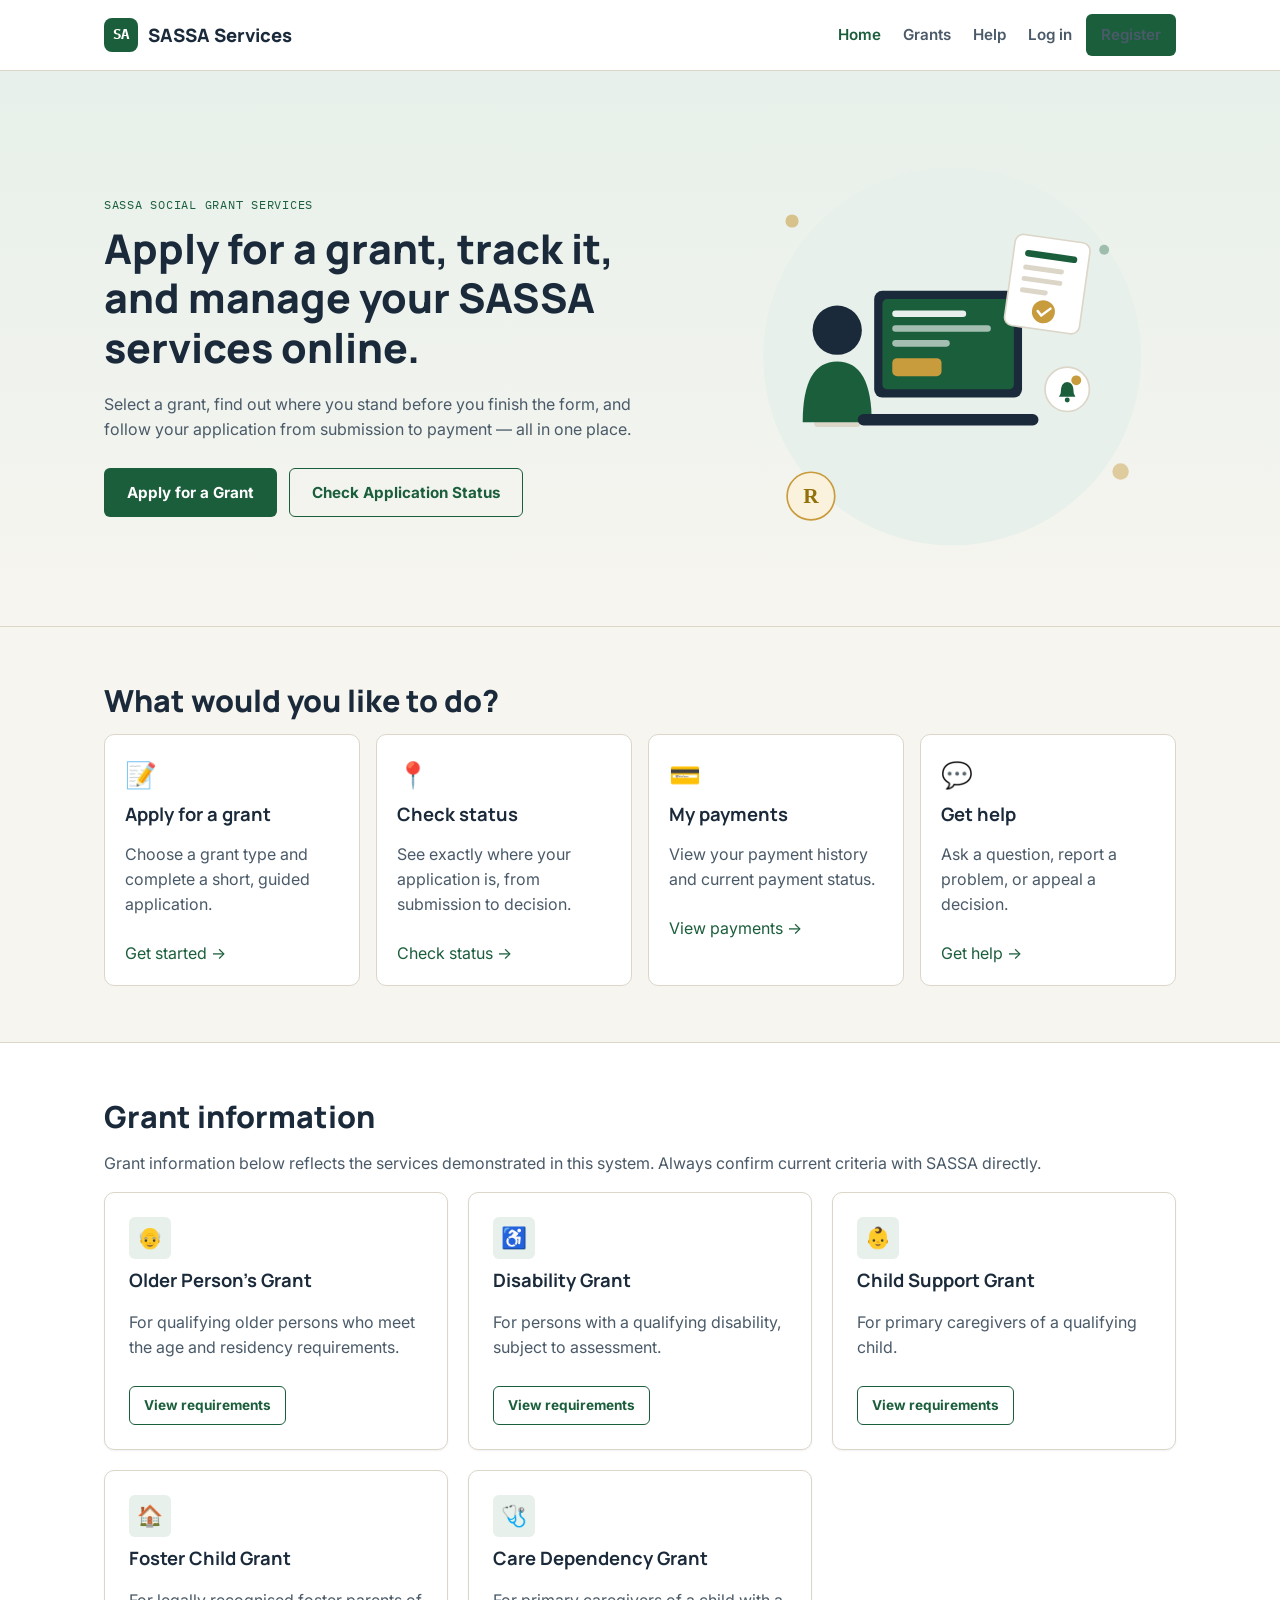
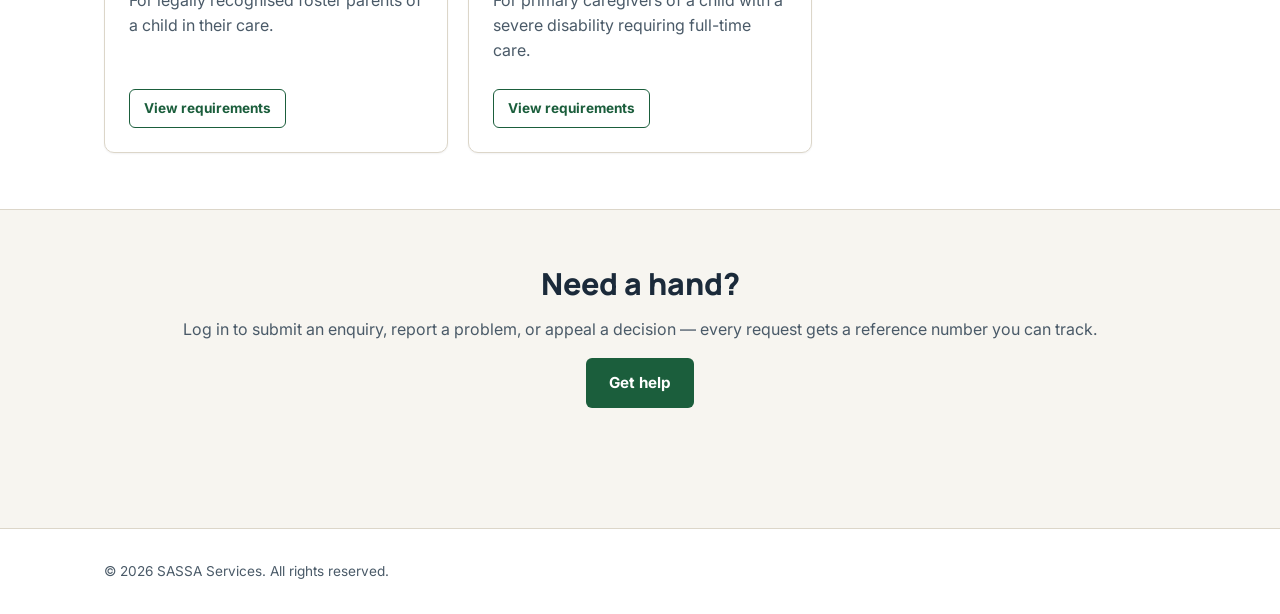
<file: index.html>
<!DOCTYPE html>
<html lang="en">
<head>
<meta charset="UTF-8" />
<meta name="viewport" content="width=device-width, initial-scale=1.0" />
<title>SASSA Social Grant Services</title>
<link rel="preconnect" href="https://fonts.googleapis.com">
<link href="https://fonts.googleapis.com/css2?family=Manrope:wght@700;800&family=Inter:wght@400;500;600;700&family=IBM+Plex+Mono:wght@500;700&display=swap" rel="stylesheet">
<link rel="stylesheet" href="css/styles.css" />
</head>
<body>

<header class="site-header">
  <nav class="nav">
    <a class="nav-brand" href="index.html">
      <span class="brand-mark">SA</span>
      <span>SASSA Services</span>
    </a>
    <button class="nav-toggle" data-nav-toggle aria-label="Open menu" aria-expanded="false">
      <span></span><span></span><span></span>
    </button>
    <ul class="nav-links" data-nav-links>
      <li><a href="index.html" class="active">Home</a></li>
      <li><a href="index.html#grants">Grants</a></li>
      <li><a href="index.html#help">Help</a></li>
      <li data-nav-guest style="display:flex; gap:14px; align-items:center;">
        <a href="login.html">Log in</a>
        <a href="register.html" class="btn btn-primary btn-sm">Register</a>
      </li>
      <li data-nav-member style="display:none; gap:14px; align-items:center;">
        <a href="dashboard.html">Dashboard</a>
        <a href="#" data-logout class="btn btn-outline btn-sm">Log out</a>
      </li>
    </ul>
  </nav>
</header>

<section class="hero">
  <div class="container hero-grid">
    <div class="hero-inner">
      <span class="eyebrow">SASSA Social Grant Services</span>
      <h1>Apply for a grant, track it, and manage your SASSA services online.</h1>
      <p>Select a grant, find out where you stand before you finish the form, and follow your application from submission to payment — all in one place.</p>
      <div class="hero-actions">
        <a href="register.html" class="btn btn-primary">Apply for a Grant</a>
        <a href="login.html" class="btn btn-outline">Check Application Status</a>
      </div>
    </div>
    <div class="hero-media">
      <img src="assets/hero-illustration.svg" alt="Illustration of a person applying for a grant online, with a verified document, notification and payment icons" />
    </div>
  </div>
</section>

<section class="section">
  <div class="container">
    <h2>What would you like to do?</h2>
    <div class="action-row">
      <div class="action-tile">
        <span class="icon">📝</span>
        <h3>Apply for a grant</h3>
        <p>Choose a grant type and complete a short, guided application.</p>
        <a href="register.html">Get started →</a>
      </div>
      <div class="action-tile">
        <span class="icon">📍</span>
        <h3>Check status</h3>
        <p>See exactly where your application is, from submission to decision.</p>
        <a href="login.html">Check status →</a>
      </div>
      <div class="action-tile">
        <span class="icon">💳</span>
        <h3>My payments</h3>
        <p>View your payment history and current payment status.</p>
        <a href="login.html">View payments →</a>
      </div>
      <div class="action-tile">
        <span class="icon">💬</span>
        <h3>Get help</h3>
        <p>Ask a question, report a problem, or appeal a decision.</p>
        <a href="login.html">Get help →</a>
      </div>
    </div>
  </div>
</section>

<section class="section" id="grants" style="background:var(--color-surface); border-top:1px solid var(--color-border); border-bottom:1px solid var(--color-border);">
  <div class="container">
    <h2>Grant information</h2>
    <p>Grant information below reflects the services demonstrated in this system. Always confirm current criteria with SASSA directly.</p>
    <div class="grid grid-3">
      <div class="card grant-card">
        <div class="grant-icon">👴</div>
        <h3>Older Person's Grant</h3>
        <p>For qualifying older persons who meet the age and residency requirements.</p>
        <a href="register.html" class="btn btn-outline btn-sm">View requirements</a>
      </div>
      <div class="card grant-card">
        <div class="grant-icon">♿</div>
        <h3>Disability Grant</h3>
        <p>For persons with a qualifying disability, subject to assessment.</p>
        <a href="register.html" class="btn btn-outline btn-sm">View requirements</a>
      </div>
      <div class="card grant-card">
        <div class="grant-icon">👶</div>
        <h3>Child Support Grant</h3>
        <p>For primary caregivers of a qualifying child.</p>
        <a href="register.html" class="btn btn-outline btn-sm">View requirements</a>
      </div>
      <div class="card grant-card">
        <div class="grant-icon">🏠</div>
        <h3>Foster Child Grant</h3>
        <p>For legally recognised foster parents of a child in their care.</p>
        <a href="register.html" class="btn btn-outline btn-sm">View requirements</a>
      </div>
      <div class="card grant-card">
        <div class="grant-icon">🩺</div>
        <h3>Care Dependency Grant</h3>
        <p>For primary caregivers of a child with a severe disability requiring full-time care.</p>
        <a href="register.html" class="btn btn-outline btn-sm">View requirements</a>
      </div>
    </div>
  </div>
</section>

<section class="section" id="help">
  <div class="container text-center">
    <h2>Need a hand?</h2>
    <p>Log in to submit an enquiry, report a problem, or appeal a decision — every request gets a reference number you can track.</p>
    <a href="login.html" class="btn btn-primary">Get help</a>
  </div>
</section>

<footer class="site-footer">
  <div class="container footer-inner">
      <span>© 2026 SASSA Services. All rights reserved.</span>
    </div>
</footer>

<script type="module" src="js/nav.js"></script>
</body>
</html>
</file>
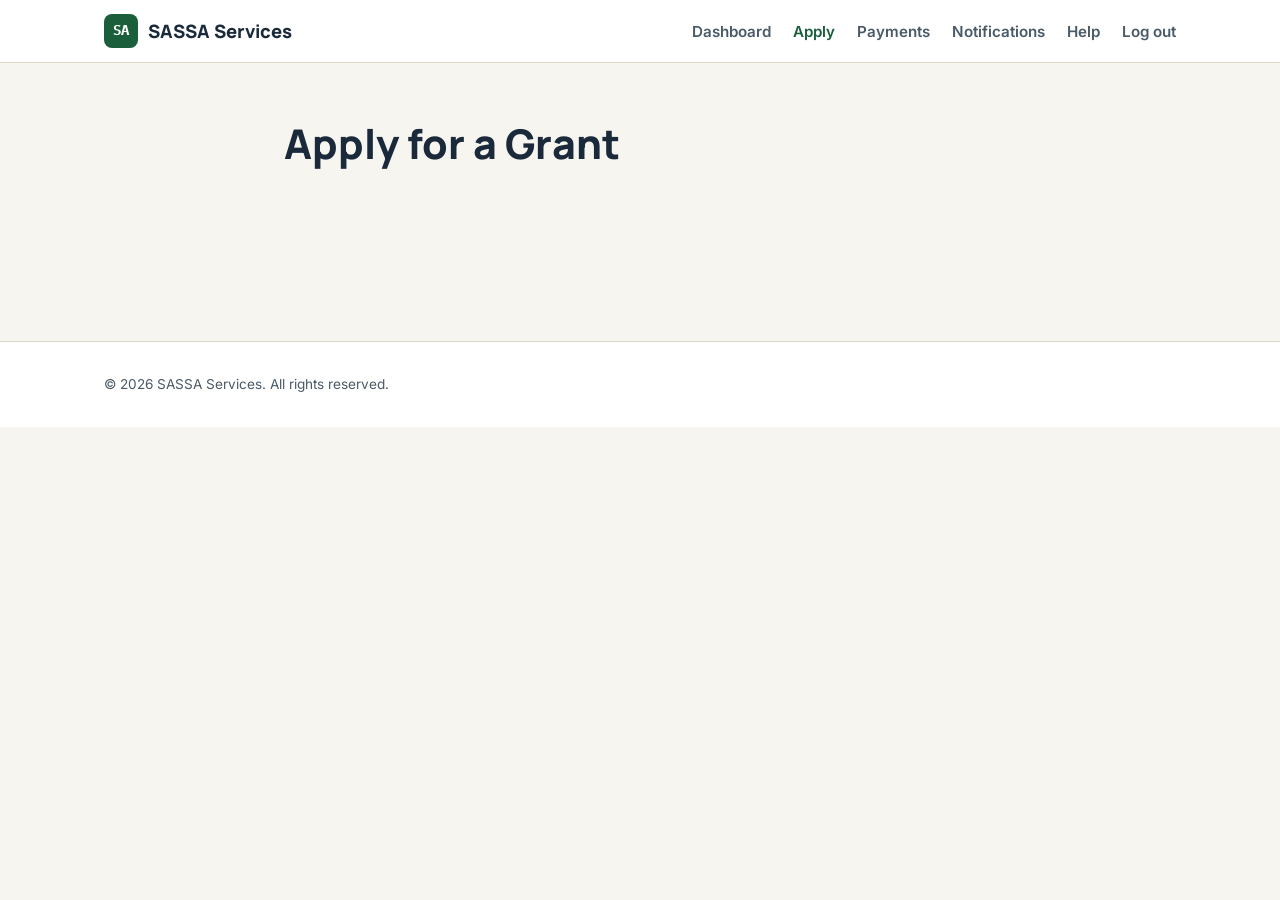
<file: apply.html>
<!DOCTYPE html>
<html lang="en">
<head>
<meta charset="UTF-8" />
<meta name="viewport" content="width=device-width, initial-scale=1.0" />
<title>Apply for a Grant — SASSA Services</title>
<link rel="preconnect" href="https://fonts.googleapis.com">
<link href="https://fonts.googleapis.com/css2?family=Manrope:wght@700;800&family=Inter:wght@400;500;600;700&family=IBM+Plex+Mono:wght@500;700&display=swap" rel="stylesheet">
<link rel="stylesheet" href="css/styles.css" />
</head>
<body>

<header class="site-header">
  <nav class="nav">
    <a class="nav-brand" href="index.html">
      <span class="brand-mark">SA</span>
      <span>SASSA Services</span>
    </a>
    <button class="nav-toggle" data-nav-toggle aria-label="Open menu" aria-expanded="false">
      <span></span><span></span><span></span>
    </button>
    <ul class="nav-links" data-nav-links>
      <li><a href="dashboard.html">Dashboard</a></li>
      <li><a href="apply.html" class="active">Apply</a></li>
      <li><a href="payments.html">Payments</a></li>
      <li><a href="notifications.html">Notifications</a></li>
      <li><a href="help.html">Help</a></li>
      <li><a href="#" data-logout>Log out</a></li>
    </ul>
  </nav>
</header>

<section class="section">
  <div class="container" style="max-width: 760px;">

    <div id="wizard-container">
      <h1>Apply for a Grant</h1>
      <ol class="stepper" id="stepper"></ol>

      <!-- Step 1: Personal information -->
      <div class="wizard-step" data-step="1">
        <div class="card">
          <h2>Personal information</h2>
          <p>Confirm the details we'll use for your application.</p>
          <div id="personal-error" class="form-message" role="alert"></div>
          <div id="personal-summary"></div>
        </div>
        <div class="wizard-nav">
          <span></span>
          <button class="btn btn-primary" data-next="2">Next</button>
        </div>
      </div>

      <!-- Step 2: Grant selection -->
      <div class="wizard-step" data-step="2">
        <div class="card">
          <h2>Select a grant</h2>
          <p>Choose the grant you'd like to apply for.</p>
          <div id="grant-error" class="form-message" role="alert"></div>
          <div class="grant-select-list" id="grant-list"></div>
        </div>
        <div class="wizard-nav">
          <button class="btn btn-ghost" data-back="1">Back</button>
          <button class="btn btn-primary" data-next="3">Next: Run initial check</button>
        </div>
      </div>

      <!-- Step 3: Screening -->
      <div class="wizard-step" data-step="3">
        <div class="card">
          <h2>Initial eligibility check</h2>
          <p>This is an automated check based on the information provided. A final decision is always made by an administrator.</p>
          <div id="quick-check-fields"></div>
          <button id="run-screening-btn" class="btn btn-primary">Run initial check</button>
          <div id="screening-result" style="margin-top:16px;"></div>
        </div>
        <div class="wizard-nav">
          <button class="btn btn-ghost" data-back="2">Back</button>
          <span style="display:flex; gap:10px;">
            <button id="screening-choose-another-btn" class="btn btn-outline" style="display:none;">Choose another grant</button>
            <button id="screening-continue-btn" class="btn btn-primary" style="display:none;">Continue</button>
          </span>
        </div>
      </div>

      <!-- Step 4: Additional information -->
      <div class="wizard-step" data-step="4">
        <div class="card">
          <h2>Additional information</h2>
          <p>Only the details relevant to your selected grant are shown here.</p>
          <div id="details-error" class="form-message" role="alert"></div>
          <div id="details-fields"></div>
        </div>
        <div class="wizard-nav">
          <button class="btn btn-ghost" data-back="3">Back</button>
          <button class="btn btn-primary" data-next="5">Next: Documents</button>
        </div>
      </div>

      <!-- Step 5: Documents -->
      <div class="wizard-step" data-step="5">
        <div class="card">
          <h2>Supporting documents</h2>
          <p>Upload the documents below. Accepted file types: PDF, JPG or PNG.</p>
          <div id="documents-error" class="form-message" role="alert"></div>
          <div class="doc-checklist" id="doc-checklist"></div>
        </div>
        <div class="wizard-nav">
          <button class="btn btn-ghost" data-back="4">Back</button>
          <button class="btn btn-primary" data-next="6">Next: Review</button>
        </div>
      </div>

      <!-- Step 6: Review -->
      <div class="wizard-step" data-step="6">
        <div class="card">
          <h2>Review your application</h2>
          <p>Check everything below before submitting.</p>
          <div id="review-error" class="form-message" role="alert"></div>
          <div id="review-summary"></div>
        </div>
        <div class="wizard-nav">
          <button class="btn btn-ghost" data-back="5">Back</button>
          <button id="submit-application-btn" class="btn btn-primary">Submit Application</button>
        </div>
      </div>
    </div>

    <div id="confirmation" style="display:none;"></div>

  </div>
</section>

<footer class="site-footer">
  <div class="container footer-inner">
      <span>© 2026 SASSA Services. All rights reserved.</span>
    </div>
</footer>

<script type="module" src="js/nav.js"></script>
<script type="module" src="js/apply.js"></script>
</body>
</html>
</file>
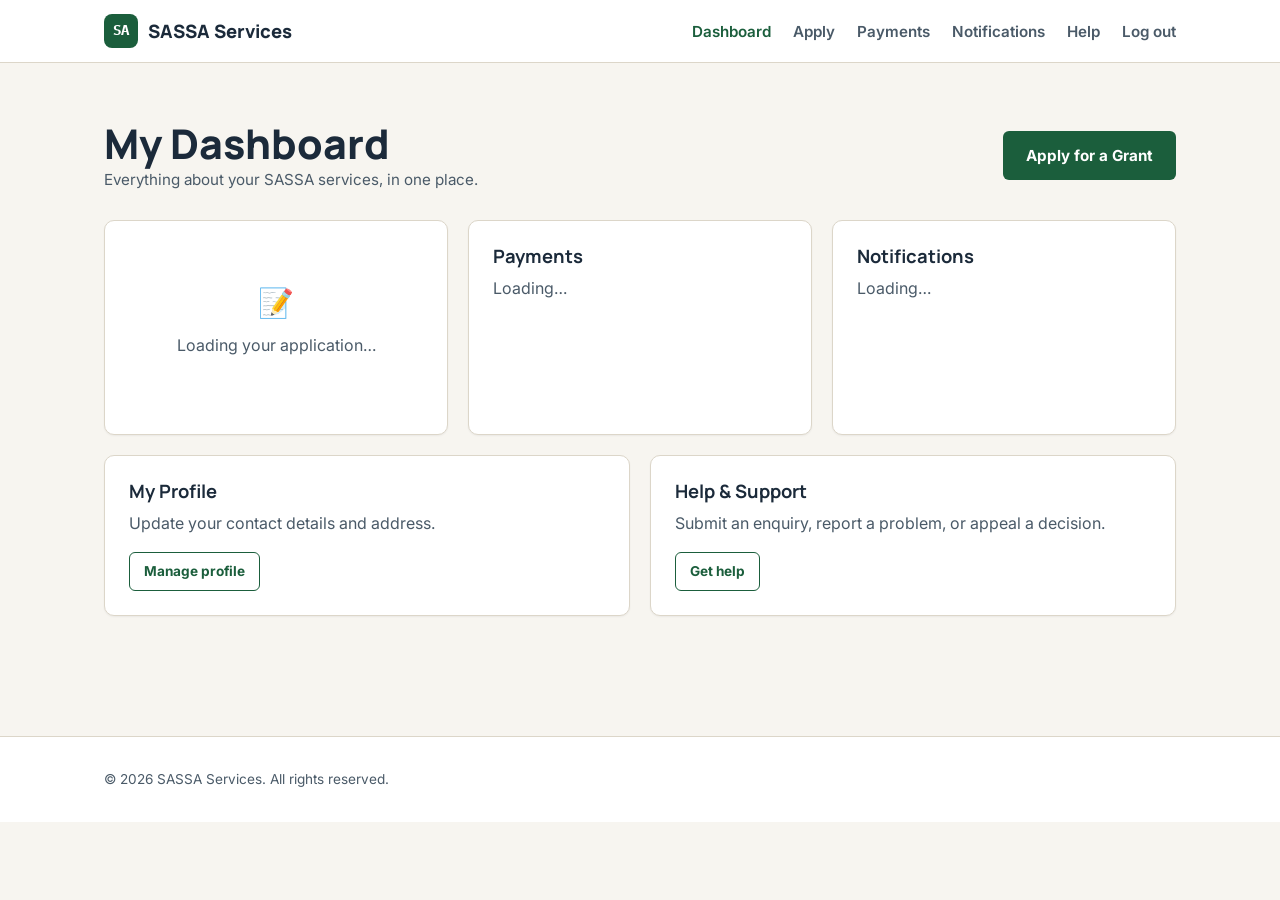
<file: dashboard.html>
<!DOCTYPE html>
<html lang="en">
<head>
<meta charset="UTF-8" />
<meta name="viewport" content="width=device-width, initial-scale=1.0" />
<title>My Dashboard — SASSA Services</title>
<link rel="preconnect" href="https://fonts.googleapis.com">
<link href="https://fonts.googleapis.com/css2?family=Manrope:wght@700;800&family=Inter:wght@400;500;600;700&family=IBM+Plex+Mono:wght@500;700&display=swap" rel="stylesheet">
<link rel="stylesheet" href="css/styles.css" />
</head>
<body>

<header class="site-header">
  <nav class="nav">
    <a class="nav-brand" href="index.html">
      <span class="brand-mark">SA</span>
      <span>SASSA Services</span>
    </a>
    <button class="nav-toggle" data-nav-toggle aria-label="Open menu" aria-expanded="false">
      <span></span><span></span><span></span>
    </button>
    <ul class="nav-links" data-nav-links>
      <li><a href="dashboard.html" class="active">Dashboard</a></li>
      <li><a href="apply.html">Apply</a></li>
      <li><a href="payments.html">Payments</a></li>
      <li><a href="notifications.html">Notifications</a></li>
      <li><a href="help.html">Help</a></li>
      <li><a href="#" data-logout>Log out</a></li>
    </ul>
  </nav>
</header>

<section class="section">
  <div class="container">
    <div class="dash-header">
      <div>
        <h1 class="mb-0" data-welcome-name>My Dashboard</h1>
        <p class="dash-welcome mb-0">Everything about your SASSA services, in one place.</p>
      </div>
      <a href="apply.html" class="btn btn-primary">Apply for a Grant</a>
    </div>

    <div class="grid grid-3">
      <div class="card" data-application-card>
        <div class="empty-state">
          <div class="icon">📝</div>
          <p>Loading your application…</p>
        </div>
      </div>

      <div class="card" data-payments-card>
        <h3>Payments</h3>
        <p>Loading…</p>
      </div>

      <div class="card" data-notifications-card>
        <h3>Notifications</h3>
        <p>Loading…</p>
      </div>
    </div>

    <div class="grid grid-2" style="margin-top:20px;">
      <div class="card">
        <h3>My Profile</h3>
        <p>Update your contact details and address.</p>
        <a href="profile.html" class="btn btn-outline btn-sm">Manage profile</a>
      </div>
      <div class="card">
        <h3>Help &amp; Support</h3>
        <p>Submit an enquiry, report a problem, or appeal a decision.</p>
        <a href="help.html" class="btn btn-outline btn-sm">Get help</a>
      </div>
    </div>
  </div>
</section>

<footer class="site-footer">
  <div class="container footer-inner">
      <span>© 2026 SASSA Services. All rights reserved.</span>
    </div>
</footer>

<script type="module" src="js/nav.js"></script>
<script type="module" src="js/dashboard.js"></script>
</body>
</html>
</file>
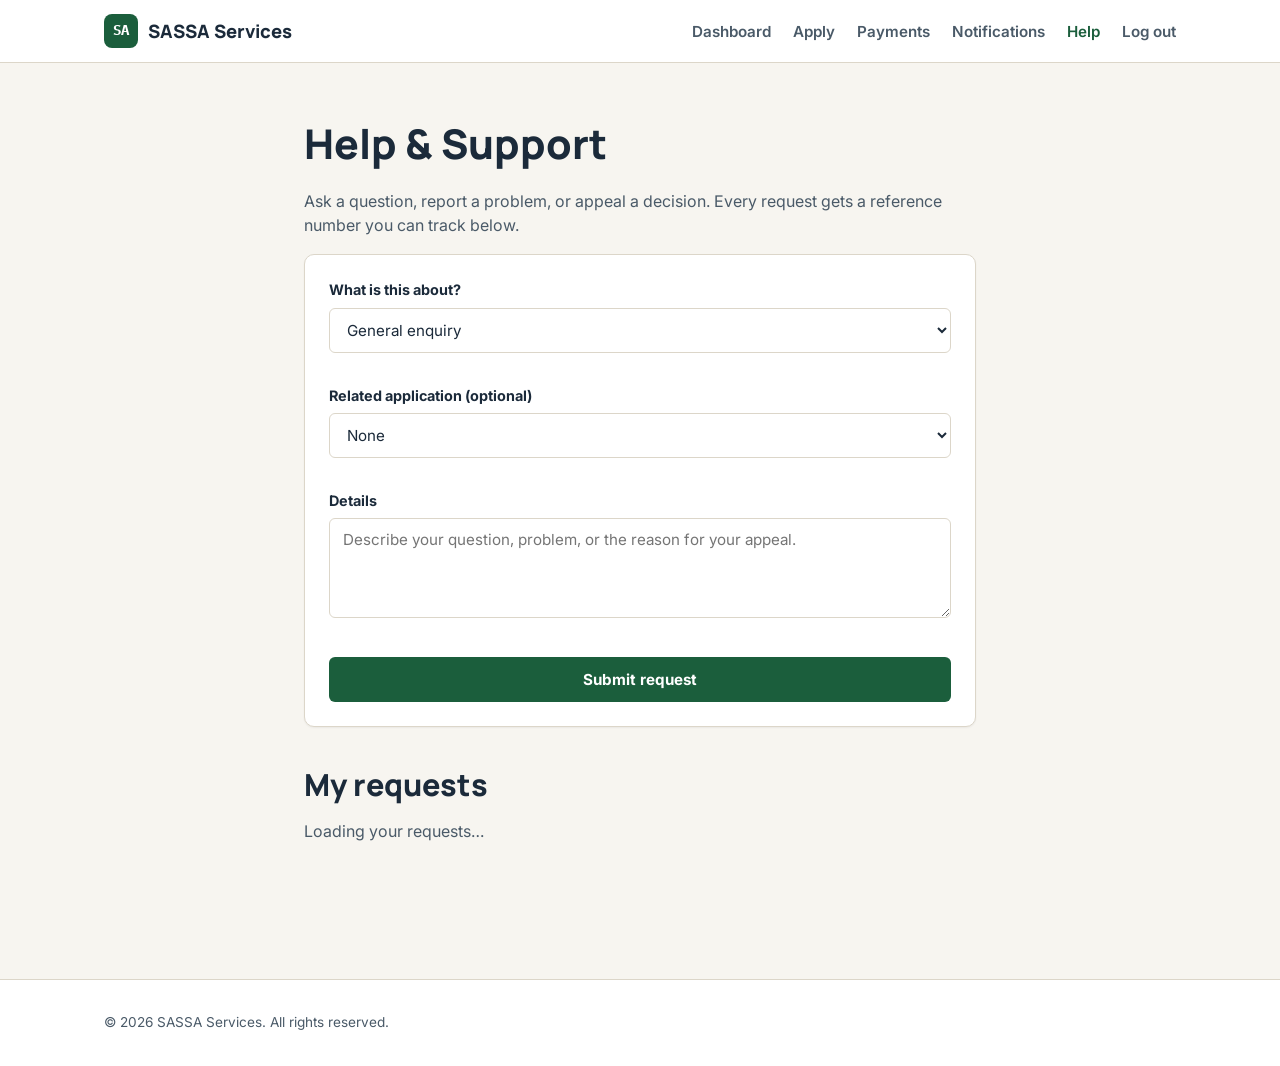
<file: help.html>
<!DOCTYPE html>
<html lang="en">
<head>
<meta charset="UTF-8" />
<meta name="viewport" content="width=device-width, initial-scale=1.0" />
<title>Help &amp; Support — SASSA Services</title>
<link rel="preconnect" href="https://fonts.googleapis.com">
<link href="https://fonts.googleapis.com/css2?family=Manrope:wght@700;800&family=Inter:wght@400;500;600;700&family=IBM+Plex+Mono:wght@500;700&display=swap" rel="stylesheet">
<link rel="stylesheet" href="css/styles.css" />
</head>
<body>

<header class="site-header">
  <nav class="nav">
    <a class="nav-brand" href="index.html">
      <span class="brand-mark">SA</span>
      <span>SASSA Services</span>
    </a>
    <button class="nav-toggle" data-nav-toggle aria-label="Open menu" aria-expanded="false">
      <span></span><span></span><span></span>
    </button>
    <ul class="nav-links" data-nav-links>
      <li><a href="dashboard.html">Dashboard</a></li>
      <li><a href="apply.html">Apply</a></li>
      <li><a href="payments.html">Payments</a></li>
      <li><a href="notifications.html">Notifications</a></li>
      <li><a href="help.html" class="active">Help</a></li>
      <li><a href="#" data-logout>Log out</a></li>
    </ul>
  </nav>
</header>

<section class="section">
  <div class="container" style="max-width: 720px;">
    <h1>Help &amp; Support</h1>
    <p>Ask a question, report a problem, or appeal a decision. Every request gets a reference number you can track below.</p>

    <div class="card">
      <div id="form-message" class="form-message" role="alert"></div>
      <form id="help-form" class="stack">
        <div class="field">
          <label for="type">What is this about?</label>
          <select id="type" name="type" required>
            <option value="enquiry">General enquiry</option>
            <option value="problem">Report a problem</option>
            <option value="appeal">Appeal a decision</option>
          </select>
        </div>
        <div class="field">
          <label for="related-application">Related application (optional)</label>
          <select id="related-application" name="related_application">
            <option value="">None</option>
          </select>
        </div>
        <div class="field">
          <label for="reason">Details</label>
          <textarea id="reason" name="reason" rows="4" required placeholder="Describe your question, problem, or the reason for your appeal."></textarea>
        </div>
        <button type="submit" class="btn btn-primary">Submit request</button>
      </form>
    </div>

    <h2 style="margin-top:40px;">My requests</h2>
    <div id="requests-list">
      <p class="hint">Loading your requests…</p>
    </div>
  </div>
</section>

<footer class="site-footer">
  <div class="container footer-inner">
      <span>© 2026 SASSA Services. All rights reserved.</span>
    </div>
</footer>

<script type="module" src="js/nav.js"></script>
<script type="module" src="js/help.js"></script>
</body>
</html>
</file>
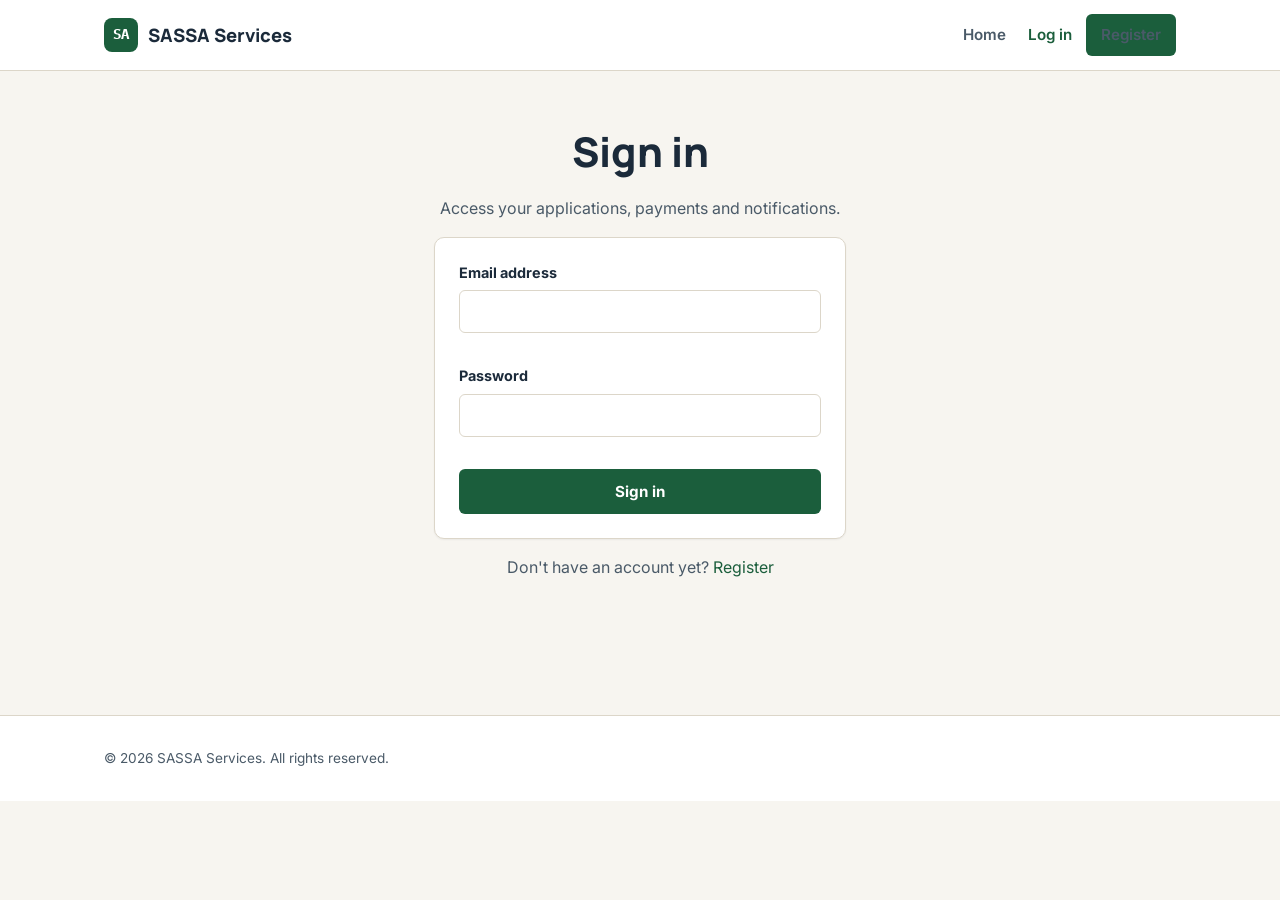
<file: login.html>
<!DOCTYPE html>
<html lang="en">
<head>
<meta charset="UTF-8" />
<meta name="viewport" content="width=device-width, initial-scale=1.0" />
<title>Sign in — SASSA Services</title>
<link rel="preconnect" href="https://fonts.googleapis.com">
<link href="https://fonts.googleapis.com/css2?family=Manrope:wght@700;800&family=Inter:wght@400;500;600;700&family=IBM+Plex+Mono:wght@500;700&display=swap" rel="stylesheet">
<link rel="stylesheet" href="css/styles.css" />
</head>
<body>

<header class="site-header">
  <nav class="nav">
    <a class="nav-brand" href="index.html">
      <span class="brand-mark">SA</span>
      <span>SASSA Services</span>
    </a>
    <button class="nav-toggle" data-nav-toggle aria-label="Open menu" aria-expanded="false">
      <span></span><span></span><span></span>
    </button>
    <ul class="nav-links" data-nav-links>
      <li><a href="index.html">Home</a></li>
      <li data-nav-guest style="display:flex; gap:14px; align-items:center;">
        <a href="login.html" class="active">Log in</a>
        <a href="register.html" class="btn btn-primary btn-sm">Register</a>
      </li>
      <li data-nav-member style="display:none; gap:14px; align-items:center;">
        <a href="dashboard.html">Dashboard</a>
        <a href="#" data-logout class="btn btn-outline btn-sm">Log out</a>
      </li>
    </ul>
  </nav>
</header>

<section class="section">
  <div class="container form-shell">
    <h1 class="text-center">Sign in</h1>
    <p class="text-center">Access your applications, payments and notifications.</p>

    <div id="form-message" class="form-message" role="alert"></div>

    <form id="login-form" class="card stack">
      <div class="field">
        <label for="email">Email address</label>
        <input type="email" id="email" name="email" required autocomplete="email" />
      </div>
      <div class="field">
        <label for="password">Password</label>
        <input type="password" id="password" name="password" required autocomplete="current-password" />
      </div>
      <button type="submit" class="btn btn-primary btn-block">Sign in</button>
    </form>

    <p class="text-center" style="margin-top:16px;">
      Don't have an account yet? <a href="register.html">Register</a>
    </p>
  </div>
</section>

<footer class="site-footer">
  <div class="container footer-inner">
      <span>© 2026 SASSA Services. All rights reserved.</span>
    </div>
</footer>

<script type="module" src="js/nav.js"></script>
<script type="module" src="js/auth.js"></script>
</body>
</html>
</file>
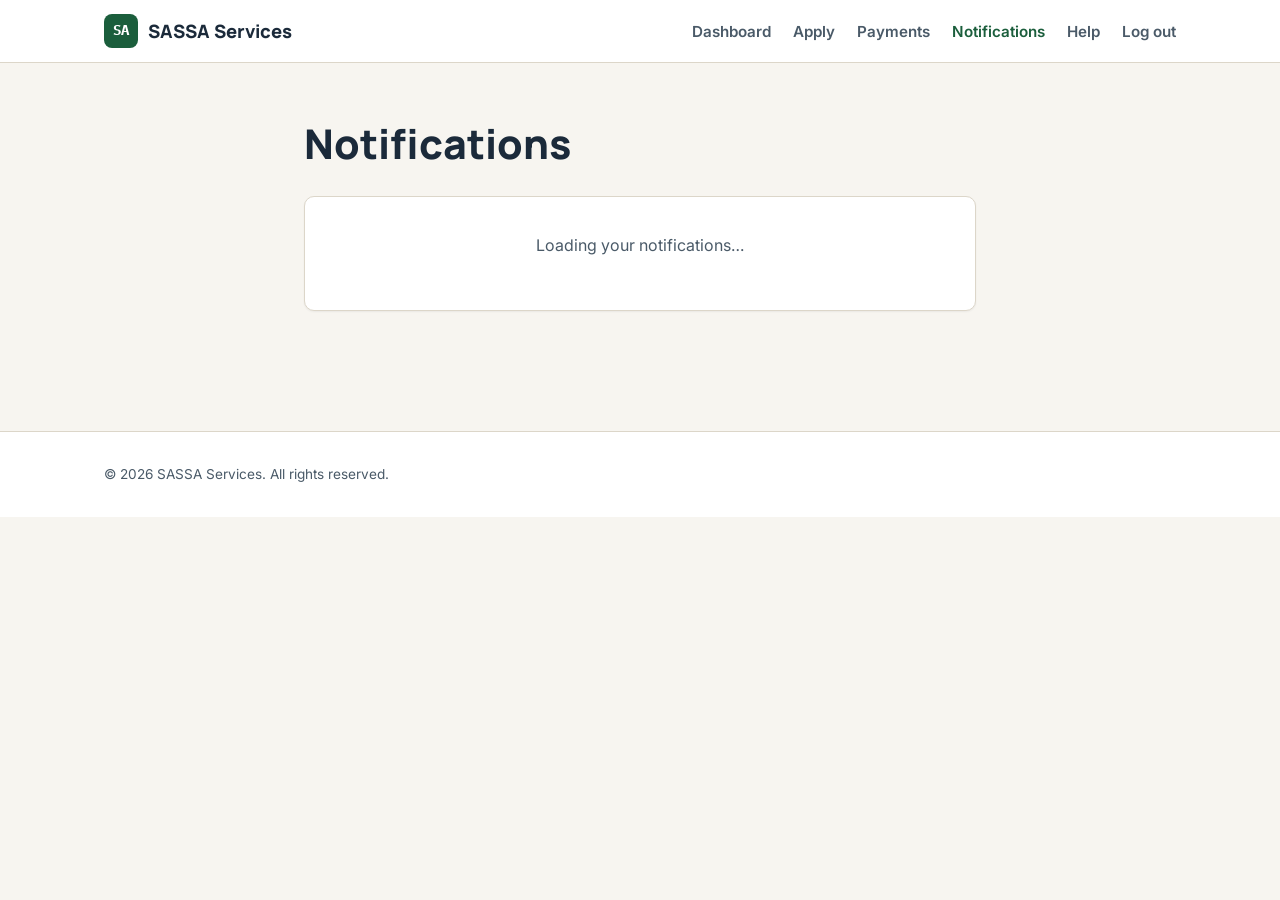
<file: notifications.html>
<!DOCTYPE html>
<html lang="en">
<head>
<meta charset="UTF-8" />
<meta name="viewport" content="width=device-width, initial-scale=1.0" />
<title>Notifications — SASSA Services</title>
<link rel="preconnect" href="https://fonts.googleapis.com">
<link href="https://fonts.googleapis.com/css2?family=Manrope:wght@700;800&family=Inter:wght@400;500;600;700&family=IBM+Plex+Mono:wght@500;700&display=swap" rel="stylesheet">
<link rel="stylesheet" href="css/styles.css" />
</head>
<body>

<header class="site-header">
  <nav class="nav">
    <a class="nav-brand" href="index.html">
      <span class="brand-mark">SA</span>
      <span>SASSA Services</span>
    </a>
    <button class="nav-toggle" data-nav-toggle aria-label="Open menu" aria-expanded="false">
      <span></span><span></span><span></span>
    </button>
    <ul class="nav-links" data-nav-links>
      <li><a href="dashboard.html">Dashboard</a></li>
      <li><a href="apply.html">Apply</a></li>
      <li><a href="payments.html">Payments</a></li>
      <li><a href="notifications.html" class="active">Notifications</a></li>
      <li><a href="help.html">Help</a></li>
      <li><a href="#" data-logout>Log out</a></li>
    </ul>
  </nav>
</header>

<section class="section">
  <div class="container" style="max-width: 720px;">
    <div class="dash-header">
      <h1 class="mb-0">Notifications</h1>
      <button id="mark-all-read" class="btn btn-outline btn-sm" style="display:none;">Mark all as read</button>
    </div>
    <div id="notifications-list">
      <div class="card empty-state"><p>Loading your notifications…</p></div>
    </div>
  </div>
</section>

<footer class="site-footer">
  <div class="container footer-inner">
      <span>© 2026 SASSA Services. All rights reserved.</span>
    </div>
</footer>

<script type="module" src="js/nav.js"></script>
<script type="module" src="js/notifications.js"></script>
</body>
</html>
</file>
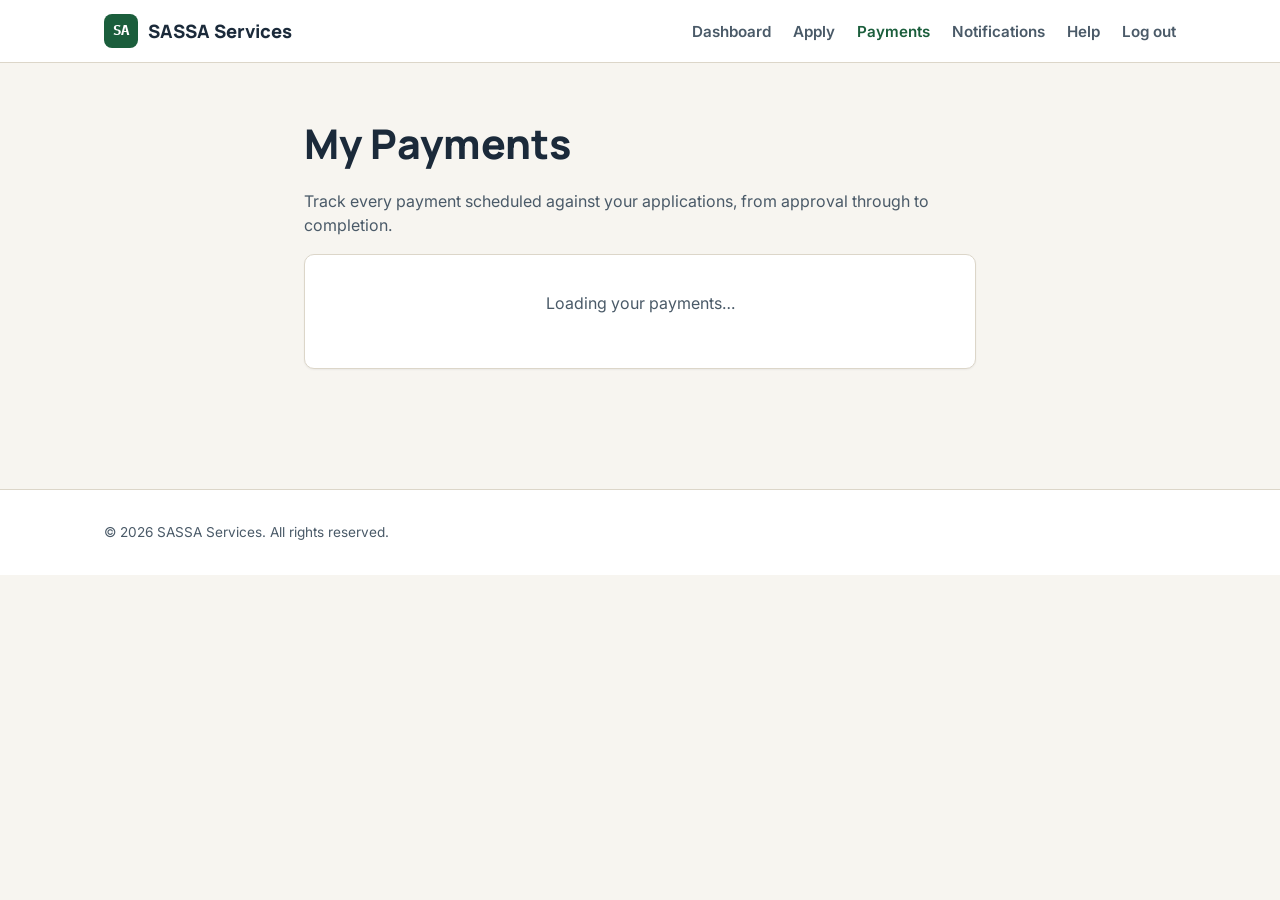
<file: payments.html>
<!DOCTYPE html>
<html lang="en">
<head>
<meta charset="UTF-8" />
<meta name="viewport" content="width=device-width, initial-scale=1.0" />
<title>My Payments — SASSA Services</title>
<link rel="preconnect" href="https://fonts.googleapis.com">
<link href="https://fonts.googleapis.com/css2?family=Manrope:wght@700;800&family=Inter:wght@400;500;600;700&family=IBM+Plex+Mono:wght@500;700&display=swap" rel="stylesheet">
<link rel="stylesheet" href="css/styles.css" />
</head>
<body>

<header class="site-header">
  <nav class="nav">
    <a class="nav-brand" href="index.html">
      <span class="brand-mark">SA</span>
      <span>SASSA Services</span>
    </a>
    <button class="nav-toggle" data-nav-toggle aria-label="Open menu" aria-expanded="false">
      <span></span><span></span><span></span>
    </button>
    <ul class="nav-links" data-nav-links>
      <li><a href="dashboard.html">Dashboard</a></li>
      <li><a href="apply.html">Apply</a></li>
      <li><a href="payments.html" class="active">Payments</a></li>
      <li><a href="notifications.html">Notifications</a></li>
      <li><a href="help.html">Help</a></li>
      <li><a href="#" data-logout>Log out</a></li>
    </ul>
  </nav>
</header>

<section class="section">
  <div class="container" style="max-width: 720px;">
    <h1>My Payments</h1>
    <p>Track every payment scheduled against your applications, from approval through to completion.</p>
    <div id="payments-list">
      <div class="card empty-state"><p>Loading your payments…</p></div>
    </div>
  </div>
</section>

<footer class="site-footer">
  <div class="container footer-inner">
      <span>© 2026 SASSA Services. All rights reserved.</span>
    </div>
</footer>

<script type="module" src="js/nav.js"></script>
<script type="module" src="js/payments.js"></script>
</body>
</html>
</file>
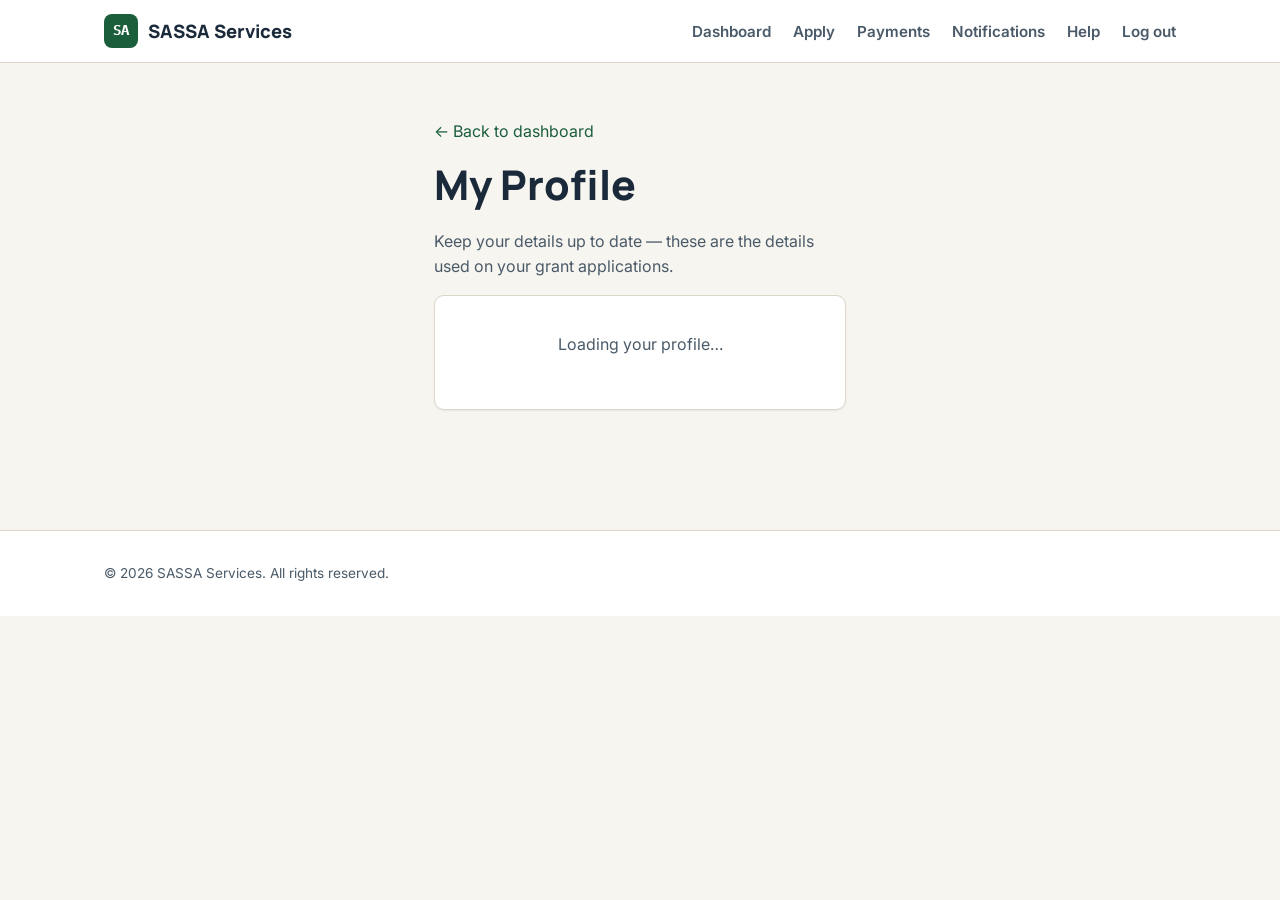
<file: profile.html>
<!DOCTYPE html>
<html lang="en">
<head>
<meta charset="UTF-8" />
<meta name="viewport" content="width=device-width, initial-scale=1.0" />
<title>My Profile — SASSA Services</title>
<link rel="preconnect" href="https://fonts.googleapis.com">
<link href="https://fonts.googleapis.com/css2?family=Manrope:wght@700;800&family=Inter:wght@400;500;600;700&family=IBM+Plex+Mono:wght@500;700&display=swap" rel="stylesheet">
<link rel="stylesheet" href="css/styles.css" />
</head>
<body>

<header class="site-header">
  <nav class="nav">
    <a class="nav-brand" href="index.html">
      <span class="brand-mark">SA</span>
      <span>SASSA Services</span>
    </a>
    <button class="nav-toggle" data-nav-toggle aria-label="Open menu" aria-expanded="false">
      <span></span><span></span><span></span>
    </button>
    <ul class="nav-links" data-nav-links>
      <li><a href="dashboard.html">Dashboard</a></li>
      <li><a href="apply.html">Apply</a></li>
      <li><a href="payments.html">Payments</a></li>
      <li><a href="notifications.html">Notifications</a></li>
      <li><a href="help.html">Help</a></li>
      <li><a href="#" data-logout>Log out</a></li>
    </ul>
  </nav>
</header>

<section class="section">
  <div class="container form-shell">
    <a href="dashboard.html" class="hint" style="display:inline-block; margin-bottom:16px;">← Back to dashboard</a>
    <h1>My Profile</h1>
    <p>Keep your details up to date — these are the details used on your grant applications.</p>

    <div id="form-message" class="form-message" role="alert"></div>

    <div id="profile-loading" class="card empty-state"><p>Loading your profile…</p></div>

    <form id="profile-form" class="card stack" style="display:none;">
      <div class="grid grid-2">
        <div class="field">
          <label for="first_name">First name</label>
          <input type="text" id="first_name" name="first_name" required autocomplete="given-name" />
        </div>
        <div class="field">
          <label for="last_name">Last name</label>
          <input type="text" id="last_name" name="last_name" required autocomplete="family-name" />
        </div>
      </div>

      <div class="field">
        <label for="id_number">ID number</label>
        <input type="text" id="id_number" name="id_number" required inputmode="numeric" />
      </div>

      <div class="field">
        <label for="date_of_birth">Date of birth</label>
        <input type="date" id="date_of_birth" name="date_of_birth" />
        <span class="hint">Used to check age-based grant requirements.</span>
      </div>

      <div class="field">
        <label for="phone">Phone number</label>
        <input type="tel" id="phone" name="phone" autocomplete="tel" />
      </div>

      <div class="field">
        <label for="address">Address</label>
        <input type="text" id="address" name="address" autocomplete="street-address" />
      </div>

      <div class="field">
        <label for="email-display">Email address</label>
        <input type="email" id="email-display" disabled />
        <span class="hint">This is your login address and can't be changed here.</span>
      </div>

      <button type="submit" class="btn btn-primary btn-block">Save changes</button>
    </form>
  </div>
</section>

<footer class="site-footer">
  <div class="container footer-inner">
      <span>© 2026 SASSA Services. All rights reserved.</span>
    </div>
</footer>

<script type="module" src="js/nav.js"></script>
<script type="module" src="js/profile.js"></script>
</body>
</html>
</file>
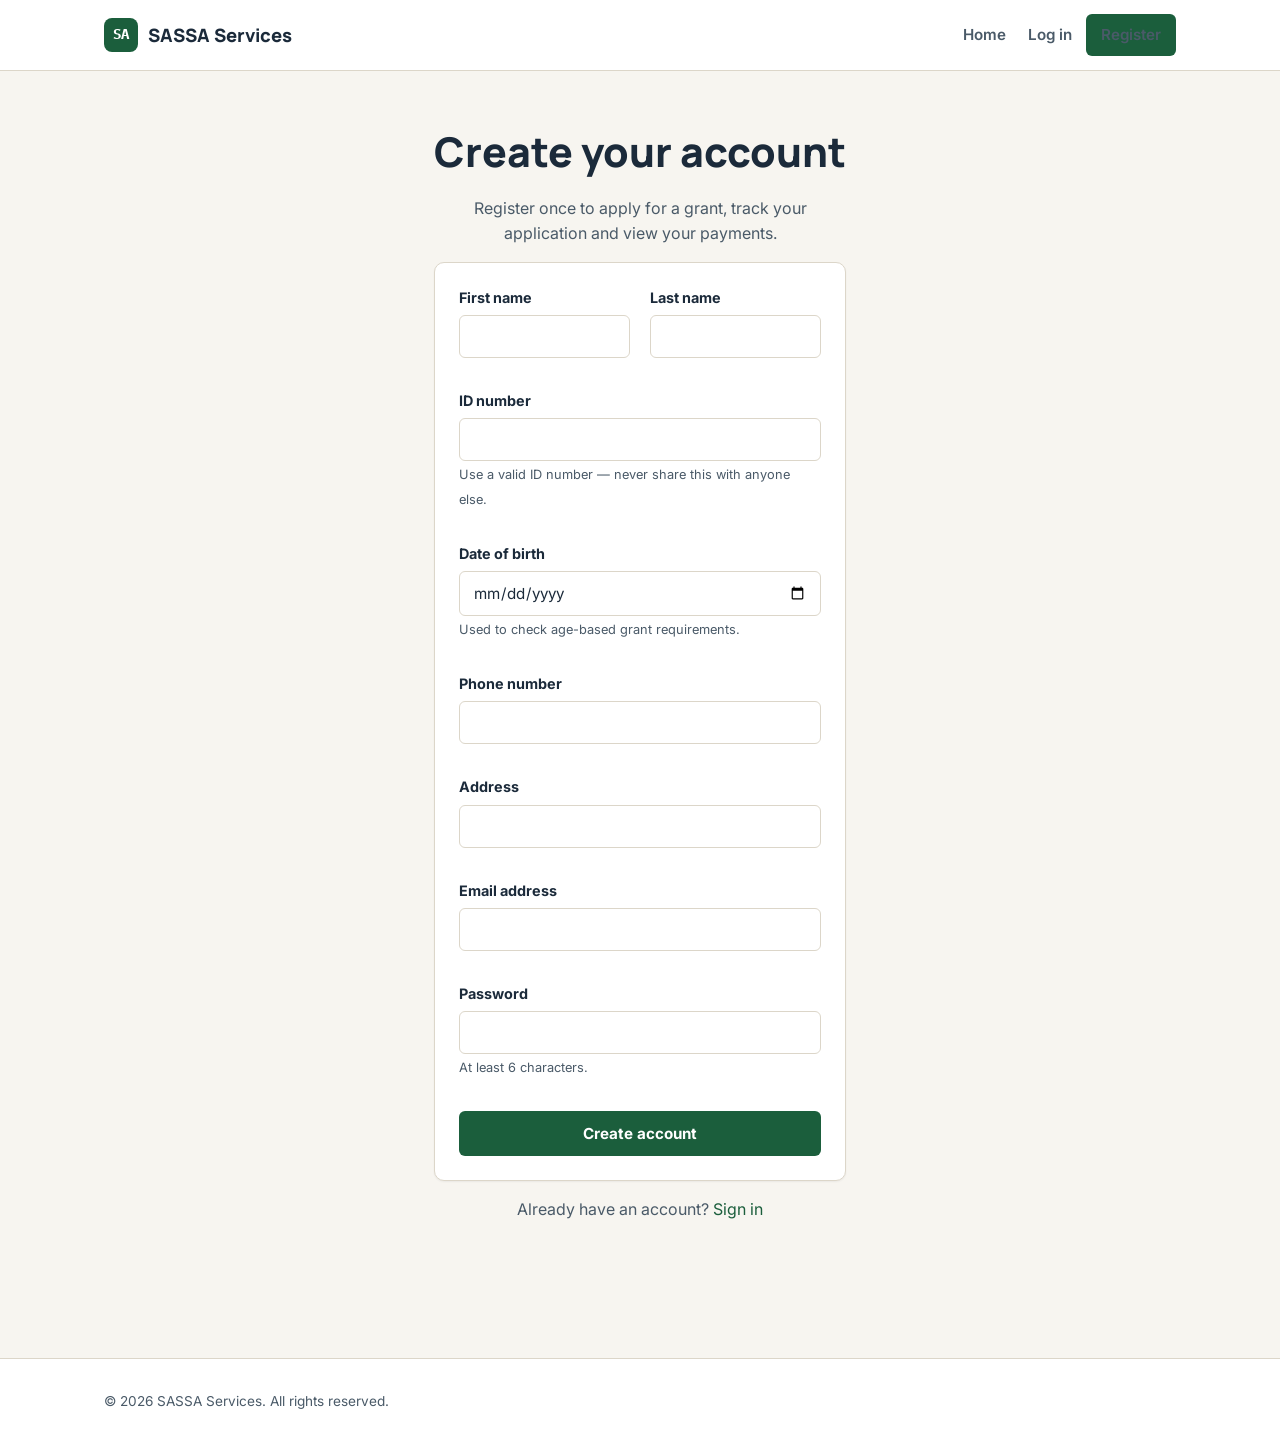
<file: register.html>
<!DOCTYPE html>
<html lang="en">
<head>
<meta charset="UTF-8" />
<meta name="viewport" content="width=device-width, initial-scale=1.0" />
<title>Register — SASSA Services</title>
<link rel="preconnect" href="https://fonts.googleapis.com">
<link href="https://fonts.googleapis.com/css2?family=Manrope:wght@700;800&family=Inter:wght@400;500;600;700&family=IBM+Plex+Mono:wght@500;700&display=swap" rel="stylesheet">
<link rel="stylesheet" href="css/styles.css" />
</head>
<body>

<header class="site-header">
  <nav class="nav">
    <a class="nav-brand" href="index.html">
      <span class="brand-mark">SA</span>
      <span>SASSA Services</span>
    </a>
    <button class="nav-toggle" data-nav-toggle aria-label="Open menu" aria-expanded="false">
      <span></span><span></span><span></span>
    </button>
    <ul class="nav-links" data-nav-links>
      <li><a href="index.html">Home</a></li>
      <li data-nav-guest style="display:flex; gap:14px; align-items:center;">
        <a href="login.html">Log in</a>
        <a href="register.html" class="btn btn-primary btn-sm">Register</a>
      </li>
      <li data-nav-member style="display:none; gap:14px; align-items:center;">
        <a href="dashboard.html">Dashboard</a>
        <a href="#" data-logout class="btn btn-outline btn-sm">Log out</a>
      </li>
    </ul>
  </nav>
</header>

<section class="section">
  <div class="container form-shell">
    <h1 class="text-center">Create your account</h1>
    <p class="text-center">Register once to apply for a grant, track your application and view your payments.</p>

    <div id="form-message" class="form-message" role="alert"></div>

    <form id="register-form" class="card stack">
      <div class="grid grid-2">
        <div class="field">
          <label for="first_name">First name</label>
          <input type="text" id="first_name" name="first_name" required autocomplete="given-name" />
        </div>
        <div class="field">
          <label for="last_name">Last name</label>
          <input type="text" id="last_name" name="last_name" required autocomplete="family-name" />
        </div>
      </div>

      <div class="field">
        <label for="id_number">ID number</label>
        <input type="text" id="id_number" name="id_number" required inputmode="numeric" />
        <span class="hint">Use a valid ID number — never share this with anyone else.</span>
      </div>

      <div class="field">
        <label for="date_of_birth">Date of birth</label>
        <input type="date" id="date_of_birth" name="date_of_birth" required />
        <span class="hint">Used to check age-based grant requirements.</span>
      </div>

      <div class="field">
        <label for="phone">Phone number</label>
        <input type="tel" id="phone" name="phone" required autocomplete="tel" />
      </div>

      <div class="field">
        <label for="address">Address</label>
        <input type="text" id="address" name="address" required autocomplete="street-address" />
      </div>

      <div class="field">
        <label for="email">Email address</label>
        <input type="email" id="email" name="email" required autocomplete="email" />
      </div>

      <div class="field">
        <label for="password">Password</label>
        <input type="password" id="password" name="password" required minlength="6" autocomplete="new-password" />
        <span class="hint">At least 6 characters.</span>
      </div>

      <button type="submit" class="btn btn-primary btn-block">Create account</button>
    </form>

    <p class="text-center" style="margin-top:16px;">
      Already have an account? <a href="login.html">Sign in</a>
    </p>
  </div>
</section>

<footer class="site-footer">
  <div class="container footer-inner">
      <span>© 2026 SASSA Services. All rights reserved.</span>
    </div>
</footer>

<script type="module" src="js/nav.js"></script>
<script type="module" src="js/auth.js"></script>
</body>
</html>
</file>
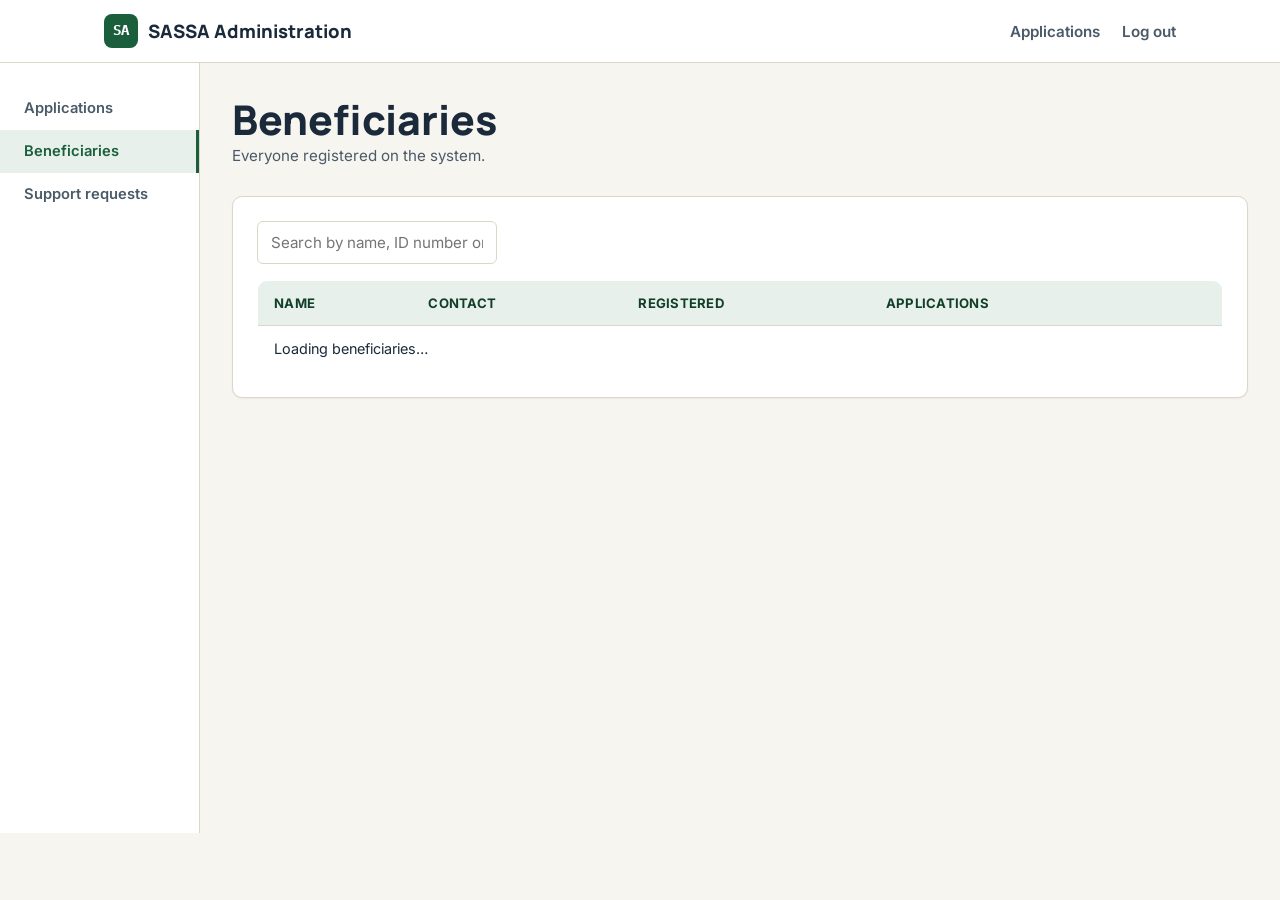
<file: admin/beneficiaries.html>
<!DOCTYPE html>
<html lang="en">
<head>
<meta charset="UTF-8" />
<meta name="viewport" content="width=device-width, initial-scale=1.0" />
<title>Beneficiaries — SASSA Services</title>
<link rel="preconnect" href="https://fonts.googleapis.com">
<link href="https://fonts.googleapis.com/css2?family=Manrope:wght@700;800&family=Inter:wght@400;500;600;700&family=IBM+Plex+Mono:wght@500;700&display=swap" rel="stylesheet">
<link rel="stylesheet" href="../css/styles.css" />
</head>
<body>

<header class="site-header">
  <nav class="nav">
    <a class="nav-brand" href="dashboard.html">
      <span class="brand-mark">SA</span>
      <span>SASSA Administration</span>
    </a>
    <button class="nav-toggle" data-nav-toggle aria-label="Open menu" aria-expanded="false">
      <span></span><span></span><span></span>
    </button>
    <ul class="nav-links" data-nav-links>
      <li><a href="dashboard.html">Applications</a></li>
      <li><a href="#" data-logout="../index.html">Log out</a></li>
    </ul>
  </nav>
</header>

<div class="admin-shell">
  <aside class="admin-sidebar">
    <a href="dashboard.html">Applications</a>
    <a href="beneficiaries.html" class="active">Beneficiaries</a>
    <a href="support-requests.html">Support requests</a>
  </aside>

  <main class="admin-main">
    <div class="dash-header">
      <div>
        <h1 class="mb-0">Beneficiaries</h1>
        <p class="dash-welcome mb-0">Everyone registered on the system.</p>
      </div>
    </div>

    <div class="card">
      <div class="table-toolbar">
        <input type="text" id="search-input" placeholder="Search by name, ID number or email" />
      </div>
      <div style="overflow-x:auto;">
        <table class="data-table">
          <thead>
            <tr><th>Name</th><th>Contact</th><th>Registered</th><th>Applications</th><th></th></tr>
          </thead>
          <tbody id="beneficiaries-table-body">
            <tr><td colspan="5">Loading beneficiaries…</td></tr>
          </tbody>
        </table>
      </div>
    </div>
  </main>
</div>

<script type="module" src="../js/nav.js"></script>
<script type="module" src="beneficiaries.js"></script>
</body>
</html>
</file>
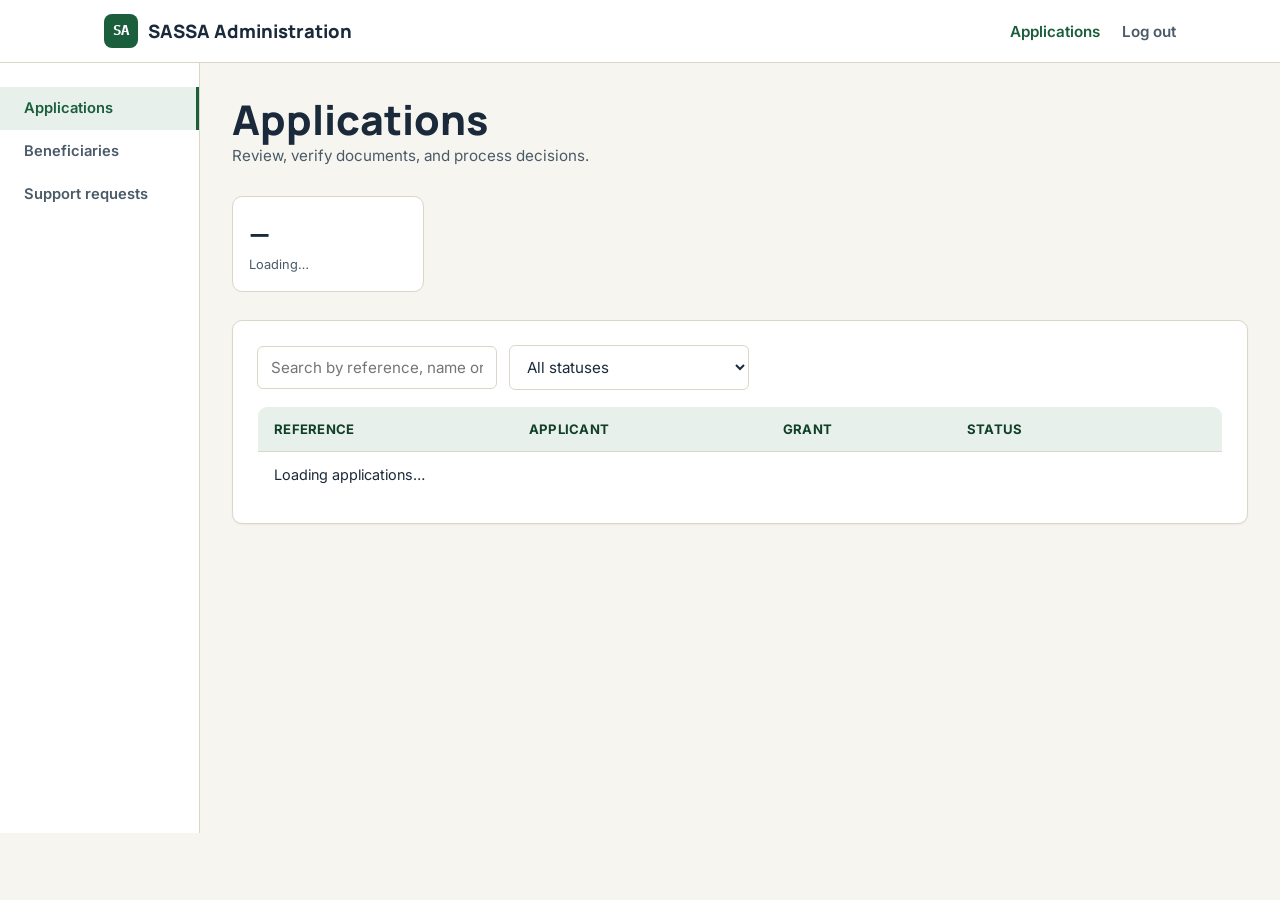
<file: admin/dashboard.html>
<!DOCTYPE html>
<html lang="en">
<head>
<meta charset="UTF-8" />
<meta name="viewport" content="width=device-width, initial-scale=1.0" />
<title>Administration — SASSA Services</title>
<link rel="preconnect" href="https://fonts.googleapis.com">
<link href="https://fonts.googleapis.com/css2?family=Manrope:wght@700;800&family=Inter:wght@400;500;600;700&family=IBM+Plex+Mono:wght@500;700&display=swap" rel="stylesheet">
<link rel="stylesheet" href="../css/styles.css" />
</head>
<body>

<header class="site-header">
  <nav class="nav">
    <a class="nav-brand" href="dashboard.html">
      <span class="brand-mark">SA</span>
      <span>SASSA Administration</span>
    </a>
    <button class="nav-toggle" data-nav-toggle aria-label="Open menu" aria-expanded="false">
      <span></span><span></span><span></span>
    </button>
    <ul class="nav-links" data-nav-links>
      <li><a href="dashboard.html" class="active">Applications</a></li>
      <li><a href="#" data-logout="../index.html">Log out</a></li>
    </ul>
  </nav>
</header>

<div class="admin-shell">
  <aside class="admin-sidebar">
    <a href="dashboard.html" class="active">Applications</a>
    <a href="beneficiaries.html">Beneficiaries</a>
    <a href="support-requests.html">Support requests</a>
  </aside>

  <main class="admin-main">
    <div class="dash-header">
      <div>
        <h1 class="mb-0">Applications</h1>
        <p class="dash-welcome mb-0">Review, verify documents, and process decisions.</p>
      </div>
    </div>

    <div class="stat-cards" id="stat-cards">
      <div class="stat-card"><div class="num">—</div><div class="label">Loading…</div></div>
    </div>

    <div class="card">
      <div class="table-toolbar">
        <input type="text" id="search-input" placeholder="Search by reference, name or grant" />
        <select id="status-filter">
          <option value="">All statuses</option>
          <option value="pending_review">Pending Review</option>
          <option value="documents_required">Documents Required</option>
          <option value="assessment">Assessment</option>
          <option value="approved">Approved</option>
          <option value="rejected">Rejected</option>
        </select>
      </div>
      <div style="overflow-x:auto;">
        <table class="data-table">
          <thead>
            <tr><th>Reference</th><th>Applicant</th><th>Grant</th><th>Status</th><th></th></tr>
          </thead>
          <tbody id="applications-table-body">
            <tr><td colspan="5">Loading applications…</td></tr>
          </tbody>
        </table>
      </div>
    </div>
  </main>
</div>

<script type="module" src="../js/nav.js"></script>
<script type="module" src="dashboard.js"></script>
</body>
</html>
</file>
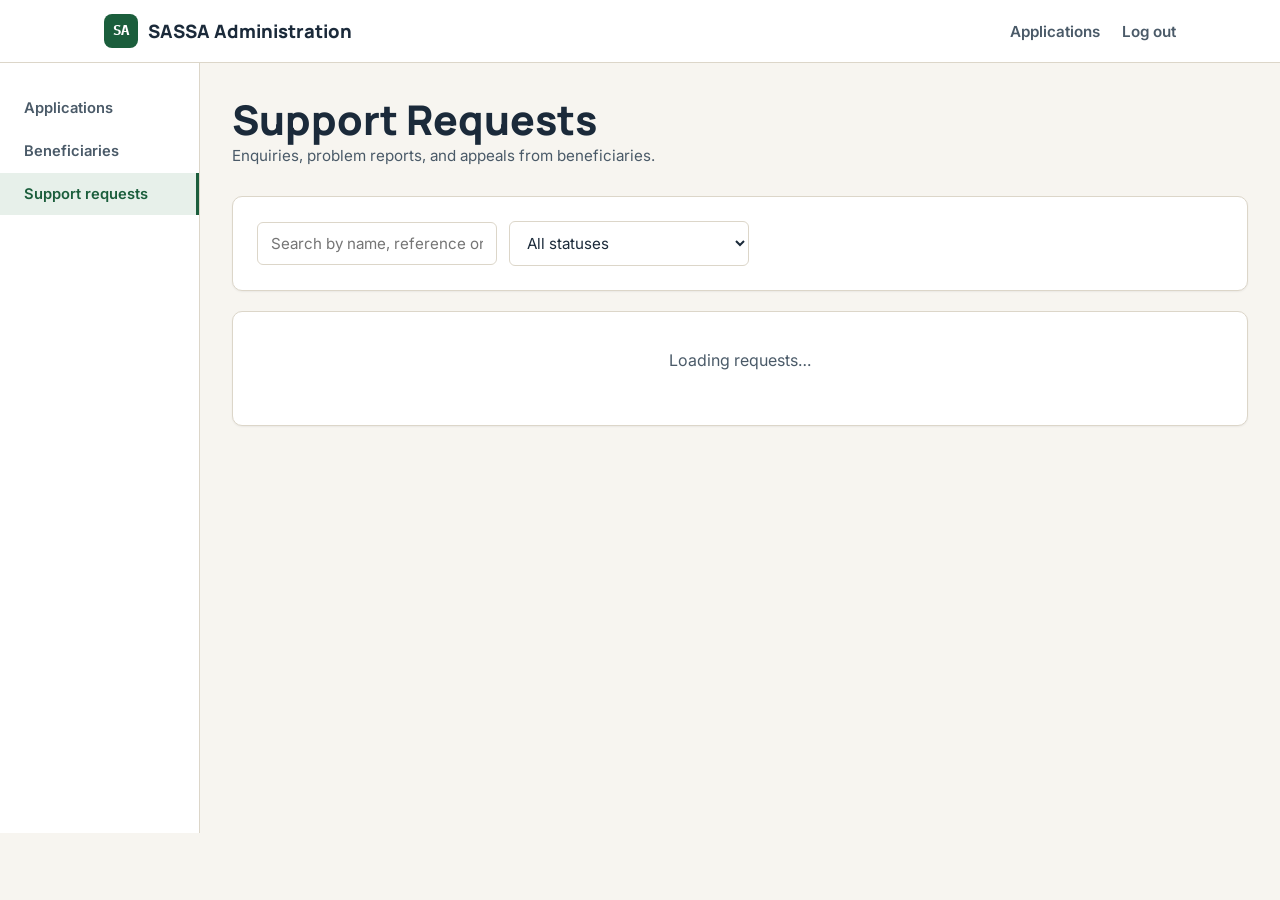
<file: admin/support-requests.html>
<!DOCTYPE html>
<html lang="en">
<head>
<meta charset="UTF-8" />
<meta name="viewport" content="width=device-width, initial-scale=1.0" />
<title>Support Requests — SASSA Services</title>
<link rel="preconnect" href="https://fonts.googleapis.com">
<link href="https://fonts.googleapis.com/css2?family=Manrope:wght@700;800&family=Inter:wght@400;500;600;700&family=IBM+Plex+Mono:wght@500;700&display=swap" rel="stylesheet">
<link rel="stylesheet" href="../css/styles.css" />
</head>
<body>

<header class="site-header">
  <nav class="nav">
    <a class="nav-brand" href="dashboard.html">
      <span class="brand-mark">SA</span>
      <span>SASSA Administration</span>
    </a>
    <button class="nav-toggle" data-nav-toggle aria-label="Open menu" aria-expanded="false">
      <span></span><span></span><span></span>
    </button>
    <ul class="nav-links" data-nav-links>
      <li><a href="dashboard.html">Applications</a></li>
      <li><a href="#" data-logout="../index.html">Log out</a></li>
    </ul>
  </nav>
</header>

<div class="admin-shell">
  <aside class="admin-sidebar">
    <a href="dashboard.html">Applications</a>
    <a href="beneficiaries.html">Beneficiaries</a>
    <a href="support-requests.html" class="active">Support requests</a>
  </aside>

  <main class="admin-main">
    <div class="dash-header">
      <div>
        <h1 class="mb-0">Support Requests</h1>
        <p class="dash-welcome mb-0">Enquiries, problem reports, and appeals from beneficiaries.</p>
      </div>
    </div>

    <div class="card" style="margin-bottom:20px;">
      <div class="table-toolbar" style="margin-bottom:0;">
        <input type="text" id="search-input" placeholder="Search by name, reference or details" />
        <select id="status-filter">
          <option value="">All statuses</option>
          <option value="submitted">Submitted</option>
          <option value="under_review">Under review</option>
          <option value="responded">Responded</option>
          <option value="closed">Closed</option>
        </select>
      </div>
    </div>

    <div id="requests-container">
      <div class="card empty-state"><p>Loading requests…</p></div>
    </div>
  </main>
</div>

<script type="module" src="../js/nav.js"></script>
<script type="module" src="support-requests.js"></script>
</body>
</html>
</file>
<file: css/styles.css>
/* =========================================================
   SASSA Services — Design Tokens & Base Styles
   ========================================================= */

:root {
  /* Colour */
  --color-primary: #1B5E3C;
  --color-primary-dark: #123F29;
  --color-primary-light: #E7F0EA;
  --color-accent: #C89B3C;
  --color-accent-light: #FBF2DE;
  --color-ink: #1B2A3A;
  --color-ink-soft: #4A5A68;
  --color-bg: #F7F5F0;
  --color-surface: #FFFFFF;
  --color-border: #DCD6C9;

  --color-success: #2E7D46;
  --color-success-bg: #E7F4EA;
  --color-warning: #92710A;
  --color-warning-bg: #FBF2DE;
  --color-danger: #B3261E;
  --color-danger-bg: #FBEAE9;
  --color-info: #2E74B5;
  --color-info-bg: #E9F1FA;

  /* Type */
  --font-display: 'Manrope', 'Segoe UI', sans-serif;
  --font-body: 'Inter', 'Segoe UI', sans-serif;
  --font-mono: 'IBM Plex Mono', 'Courier New', monospace;

  /* Layout */
  --radius-sm: 6px;
  --radius-md: 10px;
  --radius-lg: 16px;
  --shadow-sm: 0 1px 2px rgba(27, 42, 58, 0.06);
  --shadow-md: 0 4px 16px rgba(27, 42, 58, 0.08);
  --max-width: 1120px;
}

* { box-sizing: border-box; }

html { scroll-behavior: smooth; }

body {
  margin: 0;
  font-family: var(--font-body);
  font-size: 16px;
  line-height: 1.55;
  color: var(--color-ink);
  background: var(--color-bg);
  -webkit-font-smoothing: antialiased;
}

h1, h2, h3, h4 {
  font-family: var(--font-display);
  color: var(--color-ink);
  margin: 0 0 0.5em 0;
  line-height: 1.2;
}
h1 { font-size: clamp(1.9rem, 3.2vw, 2.6rem); font-weight: 800; }
h2 { font-size: clamp(1.4rem, 2.4vw, 1.9rem); font-weight: 800; }
h3 { font-size: 1.15rem; font-weight: 700; }

p { margin: 0 0 1em 0; color: var(--color-ink-soft); }

a { color: var(--color-primary); text-decoration: none; }
a:hover { text-decoration: underline; }

img { max-width: 100%; display: block; }

.container {
  max-width: var(--max-width);
  margin: 0 auto;
  padding: 0 24px;
}

/* Focus visibility — accessibility floor */
a:focus-visible,
button:focus-visible,
input:focus-visible,
select:focus-visible,
textarea:focus-visible {
  outline: 3px solid var(--color-accent);
  outline-offset: 2px;
}

@media (prefers-reduced-motion: reduce) {
  * { animation: none !important; transition: none !important; }
}

/* =========================================================
   Top navigation
   ========================================================= */
.site-header {
  background: var(--color-surface);
  border-bottom: 1px solid var(--color-border);
  position: sticky;
  top: 0;
  z-index: 50;
}
.nav {
  display: flex;
  align-items: center;
  justify-content: space-between;
  padding: 14px 24px;
  max-width: var(--max-width);
  margin: 0 auto;
}
.nav-brand {
  display: flex;
  align-items: center;
  gap: 10px;
  font-family: var(--font-display);
  font-weight: 800;
  font-size: 1.15rem;
  color: var(--color-ink);
}
.nav-brand:hover { text-decoration: none; }
.brand-mark {
  width: 34px; height: 34px;
  border-radius: 8px;
  background: var(--color-primary);
  color: #fff;
  display: flex; align-items: center; justify-content: center;
  font-family: var(--font-mono);
  font-weight: 700;
  font-size: 0.85rem;
}
.nav-links {
  display: flex;
  align-items: center;
  gap: 22px;
  list-style: none;
  margin: 0; padding: 0;
}
.nav-links a {
  color: var(--color-ink-soft);
  font-weight: 600;
  font-size: 0.95rem;
}
.nav-links a.active { color: var(--color-primary); }
.nav-actions { display: flex; align-items: center; gap: 10px; }
.nav-toggle {
  display: none;
  background: none; border: none; cursor: pointer;
  padding: 6px;
}
.nav-toggle span {
  display: block; width: 22px; height: 2px;
  background: var(--color-ink); margin: 4px 0;
}

@media (max-width: 780px) {
  .nav-toggle { display: block; }
  .nav-links {
    position: absolute;
    top: 100%; left: 0; right: 0;
    background: var(--color-surface);
    border-bottom: 1px solid var(--color-border);
    flex-direction: column;
    align-items: flex-start;
    padding: 16px 24px;
    gap: 14px;
    display: none;
  }
  .nav-links.open { display: flex; }
}

/* =========================================================
   Buttons
   ========================================================= */
.btn {
  display: inline-flex;
  align-items: center;
  justify-content: center;
  gap: 8px;
  font-family: var(--font-body);
  font-weight: 700;
  font-size: 0.95rem;
  padding: 12px 22px;
  border-radius: var(--radius-sm);
  border: 1px solid transparent;
  cursor: pointer;
  transition: transform 0.08s ease, box-shadow 0.15s ease;
}
.btn:hover { text-decoration: none; }
.btn:active { transform: translateY(1px); }
.btn-primary { background: var(--color-primary); color: #fff; }
.btn-primary:hover { background: var(--color-primary-dark); }
.btn-outline {
  background: transparent; color: var(--color-primary);
  border-color: var(--color-primary);
}
.btn-outline:hover { background: var(--color-primary-light); }
.btn-ghost { background: transparent; color: var(--color-ink-soft); }
.btn-ghost:hover { color: var(--color-ink); }
.btn-block { width: 100%; }
.btn-sm { padding: 8px 14px; font-size: 0.85rem; }
.btn[disabled] { opacity: 0.55; cursor: not-allowed; }

/* =========================================================
   Cards
   ========================================================= */
.card {
  background: var(--color-surface);
  border: 1px solid var(--color-border);
  border-radius: var(--radius-md);
  padding: 24px;
  box-shadow: var(--shadow-sm);
}
.card-title-row {
  display: flex; align-items: center; justify-content: space-between;
  margin-bottom: 6px;
}
.grid {
  display: grid;
  gap: 20px;
}
.grid-3 { grid-template-columns: repeat(3, 1fr); }
.grid-2 { grid-template-columns: repeat(2, 1fr); }
@media (max-width: 900px) { .grid-3 { grid-template-columns: 1fr 1fr; } }
@media (max-width: 640px) { .grid-3, .grid-2 { grid-template-columns: 1fr; } }

/* Grant selection card */
.grant-card {
  display: flex; flex-direction: column; gap: 10px;
  height: 100%;
}
.grant-icon {
  width: 42px; height: 42px;
  border-radius: var(--radius-sm);
  background: var(--color-primary-light);
  display: flex; align-items: center; justify-content: center;
  font-size: 1.3rem;
}
.grant-card .btn { margin-top: auto; align-self: flex-start; }

/* =========================================================
   Badges / status
   ========================================================= */
.badge {
  display: inline-flex; align-items: center; gap: 6px;
  font-size: 0.8rem; font-weight: 700;
  padding: 5px 11px;
  border-radius: 999px;
}
.badge-success { background: var(--color-success-bg); color: var(--color-success); }
.badge-warning { background: var(--color-warning-bg); color: var(--color-warning); }
.badge-danger  { background: var(--color-danger-bg);  color: var(--color-danger); }
.badge-info    { background: var(--color-info-bg);    color: var(--color-info); }
.badge-neutral { background: var(--color-border); color: var(--color-ink-soft); }


/* =========================================================
   Ticket stub — signature element for reference numbers
   ========================================================= */
.ticket-stub {
  background: var(--color-surface);
  border: 1.5px dashed var(--color-ink-soft);
  border-radius: var(--radius-md);
  padding: 18px 20px;
  display: flex;
  align-items: center;
  justify-content: space-between;
  gap: 16px;
  flex-wrap: wrap;
}
.ticket-stub .label {
  font-size: 0.72rem;
  text-transform: uppercase;
  letter-spacing: 0.06em;
  color: var(--color-ink-soft);
  margin-bottom: 2px;
}
.ticket-stub .ref {
  font-family: var(--font-mono);
  font-size: 1.15rem;
  font-weight: 700;
  letter-spacing: 0.02em;
  color: var(--color-primary-dark);
}

/* =========================================================
   Forms
   ========================================================= */
.form-shell {
  max-width: 460px;
  margin: 0 auto;
}
.field { margin-bottom: 18px; }
.field label {
  display: block;
  font-weight: 700;
  font-size: 0.9rem;
  margin-bottom: 6px;
}
.field .hint {
  font-size: 0.8rem;
  color: var(--color-ink-soft);
  margin-top: 4px;
}
input[type="text"],
input[type="email"],
input[type="password"],
input[type="tel"],
input[type="date"],
textarea,
select {
  width: 100%;
  font-family: var(--font-body);
  font-size: 0.95rem;
  padding: 11px 13px;
  border: 1.5px solid var(--color-border);
  border-radius: var(--radius-sm);
  background: var(--color-surface);
  color: var(--color-ink);
}
input:focus, textarea:focus, select:focus { border-color: var(--color-primary); }
.form-message {
  padding: 12px 14px;
  border-radius: var(--radius-sm);
  font-size: 0.9rem;
  font-weight: 600;
  margin-bottom: 16px;
  display: none;
}
.form-message.show { display: block; }
.form-message.error { background: var(--color-danger-bg); color: var(--color-danger); }
.form-message.success { background: var(--color-success-bg); color: var(--color-success); }

/* =========================================================
   Hero / sections
   ========================================================= */
.section { padding: 56px 0; }
.hero {
  padding: 72px 0 56px;
  background: linear-gradient(180deg, var(--color-primary-light) 0%, var(--color-bg) 100%);
  border-bottom: 1px solid var(--color-border);
  overflow: hidden;
}
.hero-grid {
  display: grid;
  grid-template-columns: 1.1fr 0.9fr;
  gap: 40px;
  align-items: center;
}
.hero-inner { max-width: 560px; }
.hero-media {
  display: flex;
  justify-content: center;
}
.hero-media img {
  width: 100%;
  max-width: 460px;
  height: auto;
}
@media (max-width: 860px) {
  .hero-grid { grid-template-columns: 1fr; }
  .hero-inner { max-width: none; }
  .hero-media { order: -1; }
  .hero-media img { max-width: 320px; }
}
.eyebrow {
  font-family: var(--font-mono);
  font-size: 0.78rem;
  letter-spacing: 0.06em;
  text-transform: uppercase;
  color: var(--color-primary);
  display: block;
  margin-bottom: 10px;
}
.hero-actions { display: flex; gap: 12px; margin-top: 26px; flex-wrap: wrap; }

.action-row {
  display: flex; gap: 16px; flex-wrap: wrap;
  margin-top: 8px;
}
.action-tile {
  flex: 1 1 220px;
  background: var(--color-surface);
  border: 1px solid var(--color-border);
  border-radius: var(--radius-md);
  padding: 20px;
  display: flex; flex-direction: column; gap: 8px;
}
.action-tile .icon { font-size: 1.6rem; }

/* =========================================================
   Dashboard
   ========================================================= */
.dash-header {
  display: flex; align-items: center; justify-content: space-between;
  flex-wrap: wrap; gap: 10px;
  margin-bottom: 28px;
}
.dash-welcome { color: var(--color-ink-soft); font-size: 0.95rem; }
.empty-state {
  text-align: center;
  padding: 36px 20px;
  color: var(--color-ink-soft);
}
.empty-state .icon { font-size: 1.8rem; margin-bottom: 8px; }

/* =========================================================
   Footer
   ========================================================= */
.site-footer {
  border-top: 1px solid var(--color-border);
  padding: 32px 0;
  margin-top: 64px;
  background: var(--color-surface);
}
.footer-inner {
  display: flex; justify-content: space-between; align-items: center;
  flex-wrap: wrap; gap: 12px;
  font-size: 0.85rem;
  color: var(--color-ink-soft);
}

/* =========================================================
   Application wizard
   ========================================================= */
.wizard-step { display: none; }
.wizard-step.active { display: block; }

.stepper {
  display: flex;
  flex-wrap: wrap;
  gap: 6px;
  list-style: none;
  margin: 0 0 32px 0;
  padding: 0;
}
.stepper li {
  display: flex; align-items: center; gap: 8px;
  font-size: 0.82rem;
  font-weight: 700;
  color: var(--color-ink-soft);
  padding: 7px 12px 7px 8px;
  border-radius: 999px;
  background: var(--color-surface);
  border: 1px solid var(--color-border);
}
.stepper li .num {
  width: 20px; height: 20px;
  border-radius: 50%;
  background: var(--color-border);
  color: var(--color-ink-soft);
  display: flex; align-items: center; justify-content: center;
  font-size: 0.72rem;
}
.stepper li.done { color: var(--color-primary); border-color: var(--color-primary-light); background: var(--color-primary-light); }
.stepper li.done .num { background: var(--color-primary); color: #fff; }
.stepper li.current { color: var(--color-ink); border-color: var(--color-accent); }
.stepper li.current .num { background: var(--color-accent); color: #fff; }

.wizard-nav {
  display: flex; justify-content: space-between;
  margin-top: 28px;
}

/* Grant selection radio cards */
.grant-select-list { display: flex; flex-direction: column; gap: 12px; }
.grant-radio-card {
  position: relative;
  display: flex; align-items: flex-start; gap: 14px;
  border: 1.5px solid var(--color-border);
  border-radius: var(--radius-md);
  padding: 16px 18px;
  cursor: pointer;
  background: var(--color-surface);
}
.grant-radio-card input[type="radio"] { margin-top: 4px; accent-color: var(--color-primary); width: 18px; height: 18px; }
.grant-radio-card.selected { border-color: var(--color-primary); background: var(--color-primary-light); }
.grant-radio-card h4 { margin: 0 0 2px 0; }
.grant-radio-card p { margin: 0; font-size: 0.88rem; }

/* Screening result panel */
.screening-panel {
  border-radius: var(--radius-md);
  padding: 22px;
  border: 1.5px solid var(--color-border);
}
.screening-panel.eligible { background: var(--color-success-bg); border-color: var(--color-success); }
.screening-panel.ineligible { background: var(--color-danger-bg); border-color: var(--color-danger); }
.screening-panel.assessment { background: var(--color-warning-bg); border-color: var(--color-warning); }
.screening-panel h3 { margin-bottom: 6px; }
.screening-panel ul { margin: 10px 0 0 0; padding-left: 20px; }

/* Document checklist */
.doc-checklist { display: flex; flex-direction: column; gap: 14px; }
.doc-item {
  border: 1px solid var(--color-border);
  border-radius: var(--radius-md);
  padding: 16px;
  background: var(--color-surface);
}
.doc-item-head { display: flex; align-items: center; justify-content: between; gap: 10px; margin-bottom: 8px; }
.doc-item-head strong { flex: 1; }
.doc-item input[type="file"] { font-size: 0.85rem; }
.doc-status-ok { color: var(--color-success); font-size: 0.82rem; font-weight: 700; }

/* Review summary */
.review-list { list-style: none; margin: 0; padding: 0; }
.review-list li {
  display: flex; justify-content: space-between; gap: 12px;
  padding: 10px 0;
  border-bottom: 1px solid var(--color-border);
  font-size: 0.92rem;
}
.review-list li:last-child { border-bottom: none; }
.review-list .k { color: var(--color-ink-soft); }
.review-list .v { font-weight: 600; text-align: right; }

/* =========================================================
   Vertical timeline (application status tracker)
   ========================================================= */
.timeline { list-style: none; margin: 0; padding: 0; }
.timeline li { display: flex; gap: 14px; padding-bottom: 28px; position: relative; }
.timeline li:last-child { padding-bottom: 0; }
.timeline .dot {
  width: 26px; height: 26px; border-radius: 50%;
  background: var(--color-border); color: #fff;
  display: flex; align-items: center; justify-content: center;
  font-size: 0.78rem; font-weight: 700; flex-shrink: 0; z-index: 1;
}
.timeline li.done .dot { background: var(--color-success); }
.timeline li.current .dot { background: var(--color-accent); }
.timeline li.pending .dot { background: var(--color-border); color: var(--color-ink-soft); }
.timeline li:not(:last-child)::after {
  content: ""; position: absolute; left: 12px; top: 26px; bottom: 0;
  width: 2px; background: var(--color-border);
}
.timeline li.done:not(:last-child)::after { background: var(--color-success); }
.timeline .content h4 { margin: 0 0 2px 0; }
.timeline .content p { margin: 0; font-size: 0.88rem; }

/* =========================================================
   Admin dashboard
   ========================================================= */
.admin-shell { display: flex; min-height: calc(100vh - 130px); }
.admin-sidebar {
  width: 200px; flex-shrink: 0;
  background: var(--color-surface);
  border-right: 1px solid var(--color-border);
  padding: 24px 0;
}
.admin-sidebar a {
  display: block; padding: 10px 24px;
  color: var(--color-ink-soft); font-weight: 600; font-size: 0.92rem;
}
.admin-sidebar a.active { color: var(--color-primary); background: var(--color-primary-light); border-right: 3px solid var(--color-primary); }
.admin-main { flex: 1; padding: 32px; }
@media (max-width: 780px) {
  .admin-shell { flex-direction: column; }
  .admin-sidebar { width: 100%; display: flex; overflow-x: auto; padding: 10px; }
  .admin-sidebar a { padding: 8px 14px; white-space: nowrap; }
}

.stat-cards { display: grid; grid-template-columns: repeat(5, 1fr); gap: 14px; margin-bottom: 28px; }
@media (max-width: 900px) { .stat-cards { grid-template-columns: repeat(2, 1fr); } }
.stat-card {
  background: var(--color-surface); border: 1px solid var(--color-border);
  border-radius: var(--radius-md); padding: 16px;
}
.stat-card .num { font-family: var(--font-display); font-size: 1.7rem; font-weight: 800; color: var(--color-ink); }
.stat-card .label { font-size: 0.8rem; color: var(--color-ink-soft); }

.data-table { width: 100%; border-collapse: collapse; background: var(--color-surface); border: 1px solid var(--color-border); border-radius: var(--radius-md); overflow: hidden; }
.data-table th, .data-table td { text-align: left; padding: 12px 16px; font-size: 0.9rem; border-bottom: 1px solid var(--color-border); }
.data-table th { background: var(--color-primary-light); color: var(--color-primary-dark); font-weight: 700; font-size: 0.82rem; text-transform: uppercase; letter-spacing: 0.02em; }
.data-table tr:last-child td { border-bottom: none; }
.data-table tr:hover td { background: var(--color-bg); }
.table-toolbar { display: flex; gap: 12px; margin-bottom: 16px; flex-wrap: wrap; align-items: center; }
.table-toolbar input, .table-toolbar select { max-width: 240px; }

.action-panel {
  border: 1px solid var(--color-border);
  border-radius: var(--radius-md);
  padding: 18px;
  margin-top: 14px;
  background: var(--color-bg);
  display: none;
}
.action-panel.open { display: block; }

/* =========================================================
   Notifications
   ========================================================= */
.notif-item { border-left: 4px solid transparent; }
.notif-item.unread { border-left-color: var(--color-accent); background: var(--color-accent-light); }
.notif-head { display: flex; justify-content: space-between; align-items: baseline; gap: 12px; margin-bottom: 4px; }
.notif-head h4 { margin: 0; }
.notif-date { font-size: 0.78rem; color: var(--color-ink-soft); white-space: nowrap; }

/* Utility */
.text-center { text-align: center; }
.mt-0 { margin-top: 0; }
.mb-0 { margin-bottom: 0; }
.stack { display: flex; flex-direction: column; gap: 14px; }
.visually-hidden {
  position: absolute; width: 1px; height: 1px;
  overflow: hidden; clip: rect(0,0,0,0); white-space: nowrap;
}
</file>
